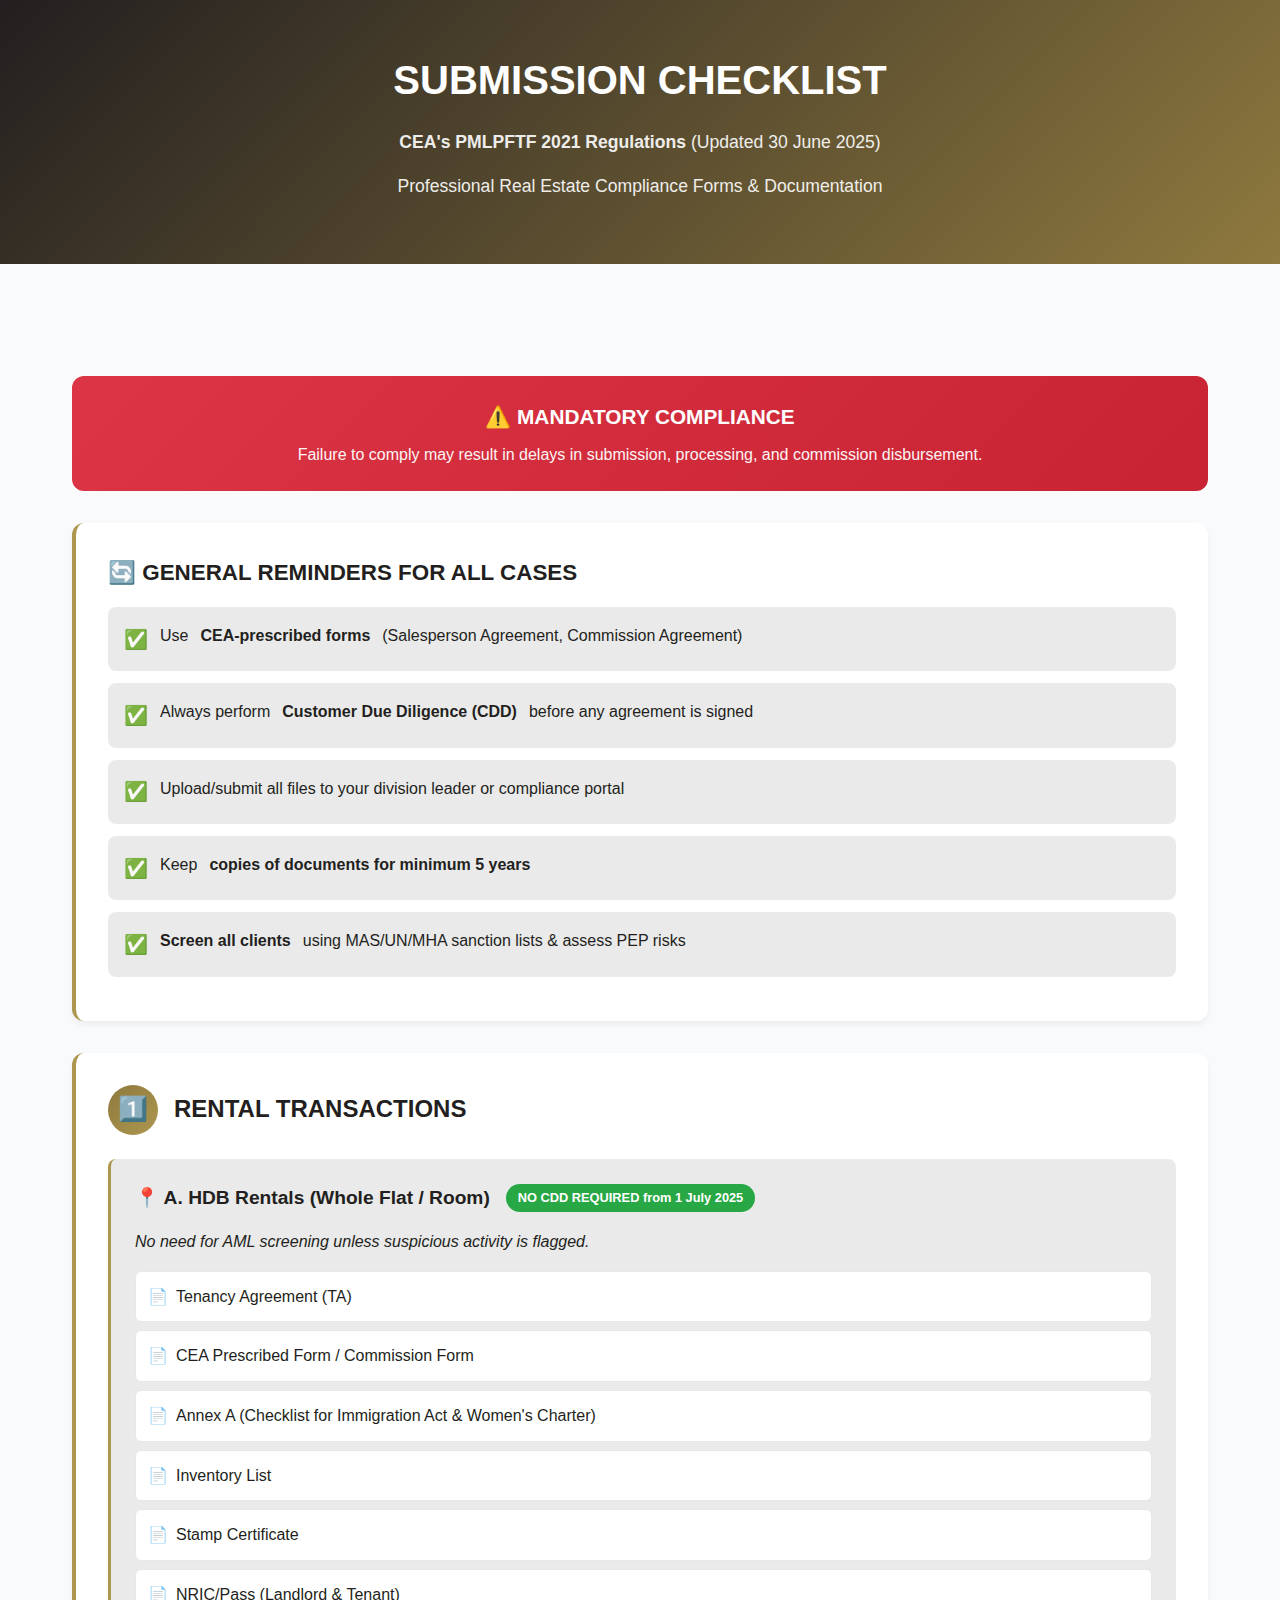
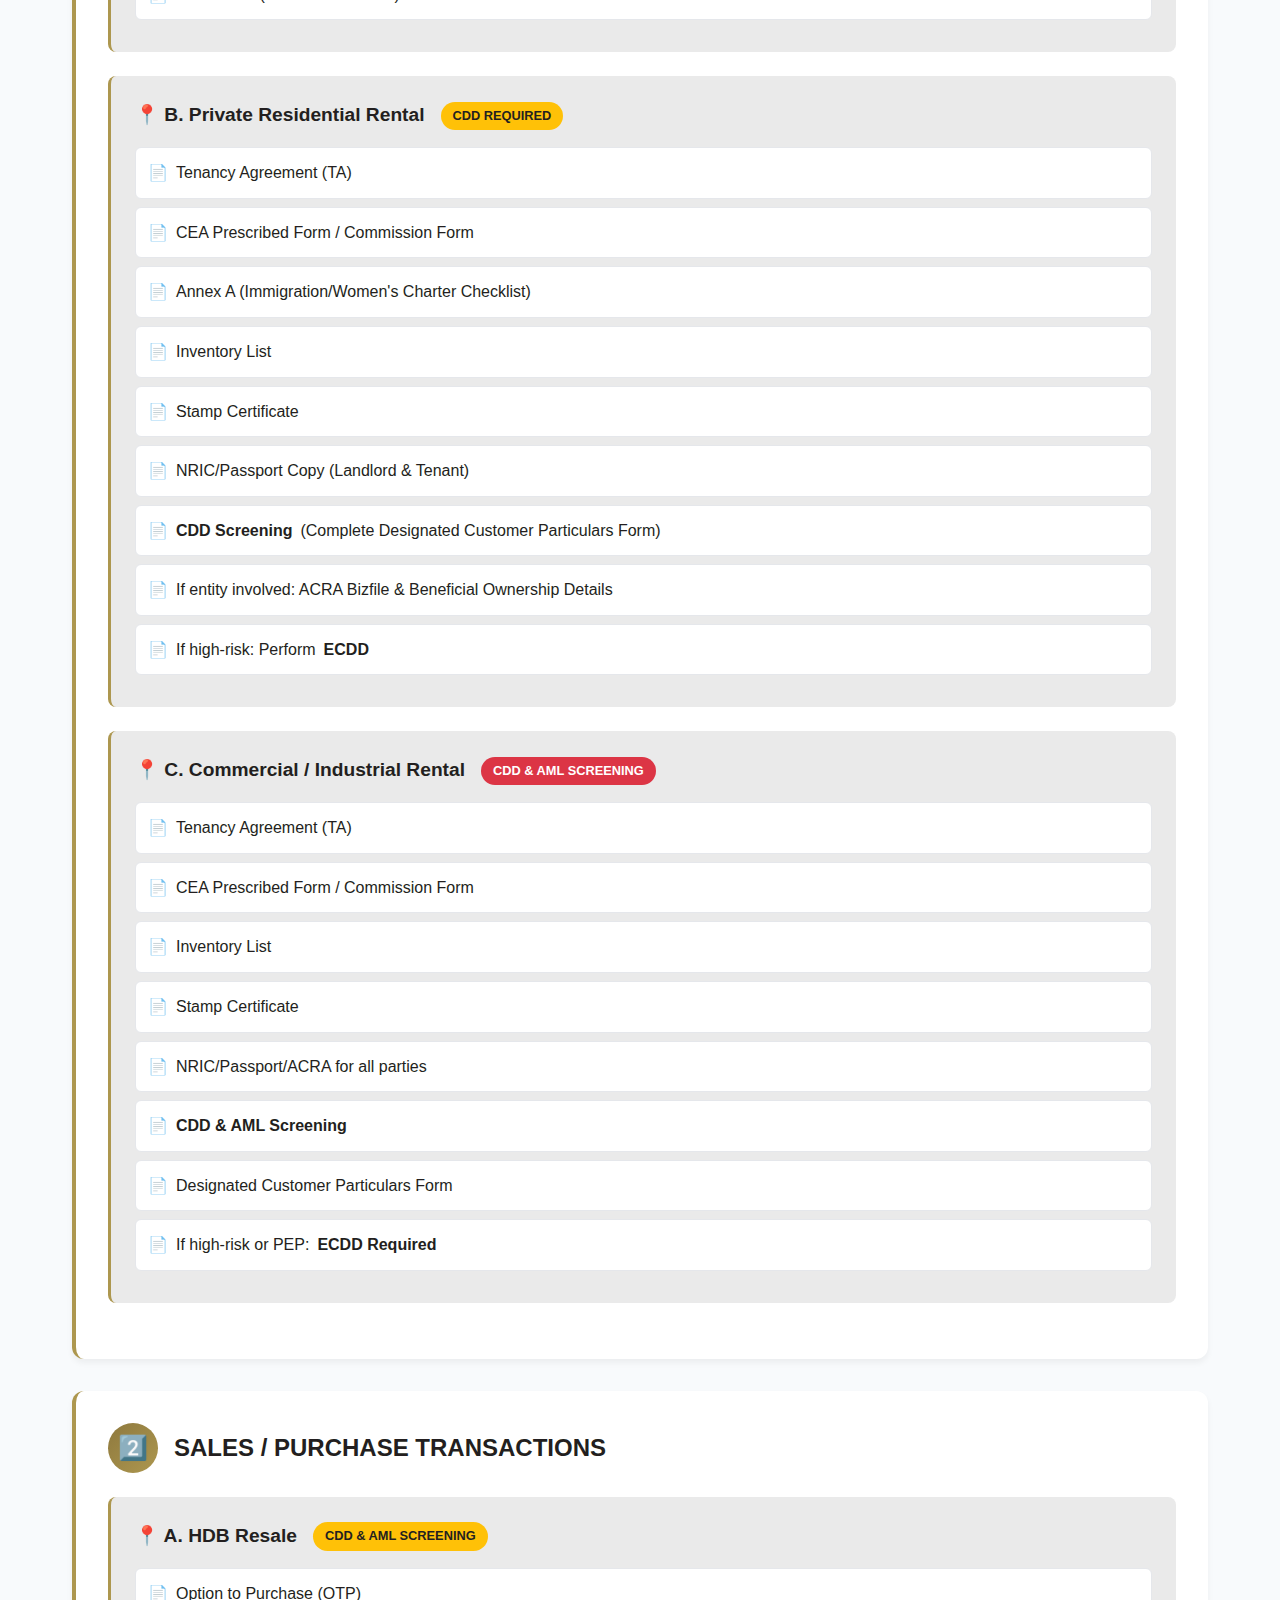
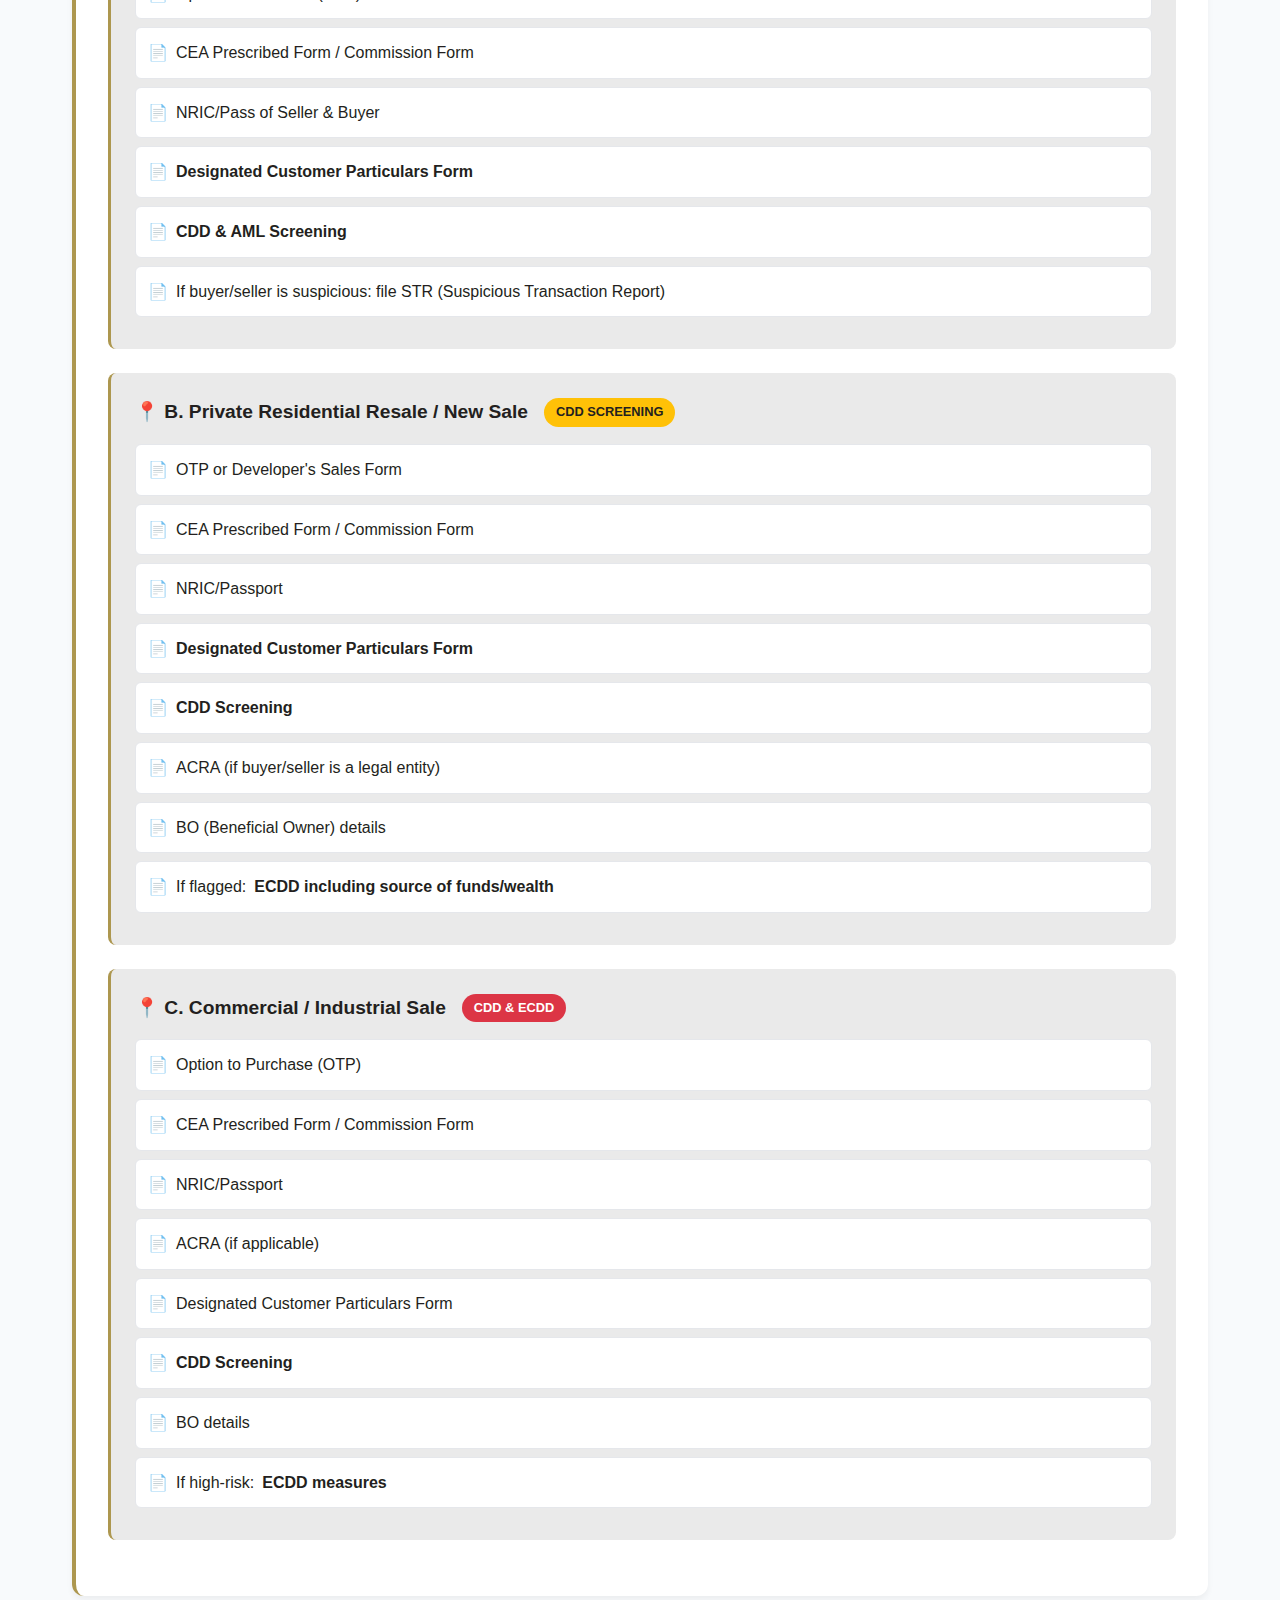
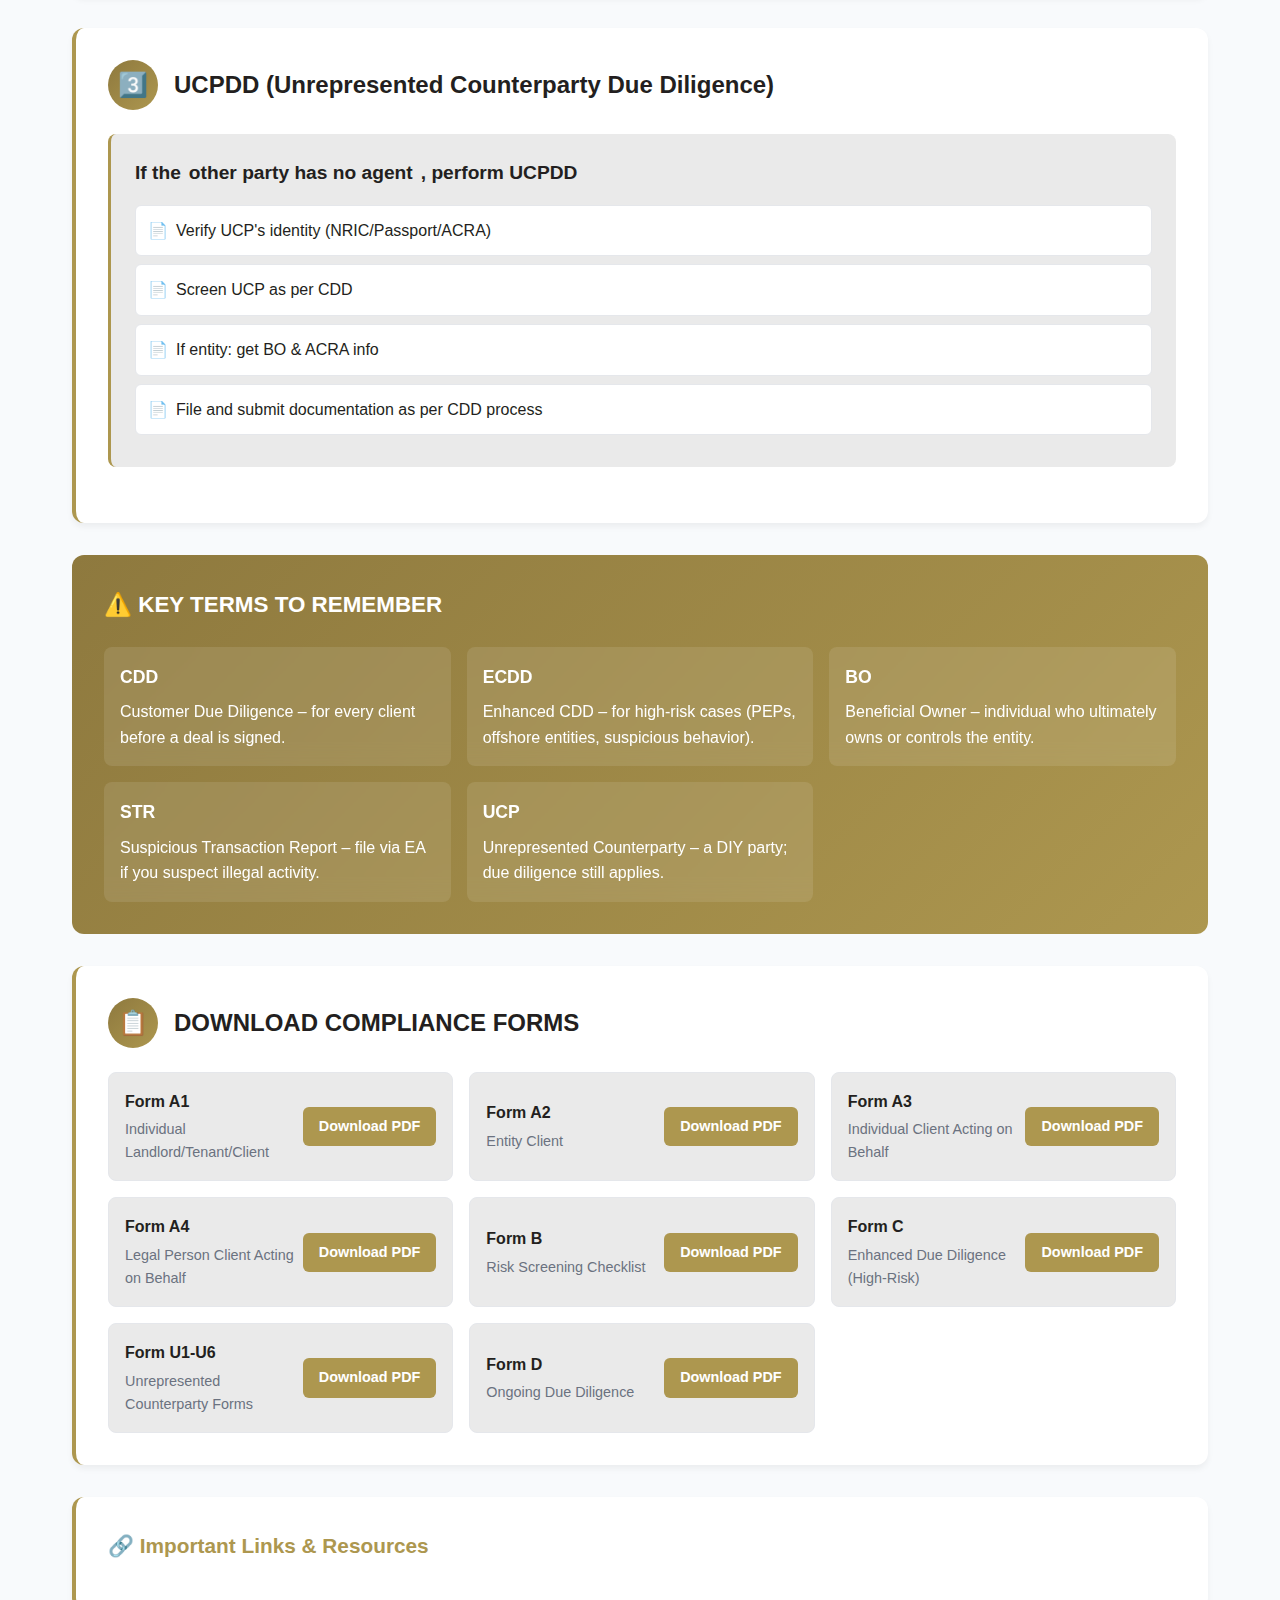
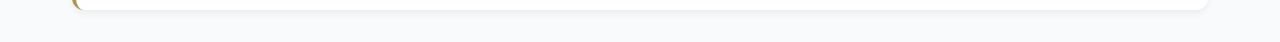
<file: checklist.html>
<!DOCTYPE html>
<html lang="en">
<head>
    <meta charset="UTF-8">
    <meta name="viewport" content="width=device-width, initial-scale=1.0">
    <title>Forms | Mindlink Groups</title>
    <meta name="description" content="Download real estate compliance forms and documents required for property transactions">
    <meta name="theme-color" content="#231F20">
    
    <!-- PWA Meta Tags -->
    <link rel="manifest" href="[data-uri]">
    
    <style>
        * {
            margin: 0;
            padding: 0;
            box-sizing: border-box;
        }

        :root {
            --primary-color: #AD974F;      /* Dark gold */
            --secondary-color: #AD974F;    /* Light gold */
            --accent-color: #AD974F;       /* Gold accent */
            --light-color: #EAEAEA;        /* Light grey */
            --dark-color: #231F20;         /* Charcoal */
            --success-color: #28a745;      /* Keep original green */
            --warning-color: #ffc107;      /* Keep original warning */
            --danger-color: #dc3545;       /* Keep original danger */
            --white: #FFFFFF;              /* Pure white */
            --gold-dark: #8E793E;          /* Team Mindlink dark gold */
            --gold: #AD974F;               /* Team Mindlink gold */
            --charcoal: #231F20;           /* Team Mindlink charcoal */
            --light-grey: #EAEAEA;         /* Team Mindlink light grey */
            --text-dark: #1f2937;
            --text-light: #6b7280;
            --background-light: #f8fafc;
            --border-light: #e5e7eb;
        }

        body {
            font-family: 'Open Sans', Helvetica, Arial, sans-serif;
            line-height: 1.6;
            color: var(--charcoal);
            background-color: var(--background-light);
        }

        /* Header Styles */
        .header {
            background: var(--white);
            box-shadow: 0 2px 10px rgba(0, 0, 0, 0.1);
            position: fixed;
            top: 0;
            left: 0;
            right: 0;
            z-index: 1000;
        }

        .nav-container {
            max-width: 1200px;
            margin: 0 auto;
            display: flex;
            justify-content: space-between;
            align-items: center;
            padding: 1rem 2rem;
        }

        .logo {
            display: flex;
            align-items: center;
            gap: 0.75rem;
            color: var(--charcoal);
            font-size: 1.5rem;
            font-weight: bold;
            text-decoration: none;
        }

        .logo-icon {
            width: 40px;
            height: 40px;
            background: linear-gradient(135deg, var(--gold-dark), var(--gold));
            border-radius: 8px;
            display: flex;
            align-items: center;
            justify-content: center;
            color: white;
            font-weight: bold;
        }

        /* Main Content */
        .main-content {
            margin-top: 80px;
            min-height: calc(100vh - 160px);
            padding: 2rem 0;
        }

        .container {
            max-width: 1200px;
            margin: 0 auto;
            padding: 0 2rem;
        }

        /* Page Header */
        .page-header {
            background: linear-gradient(135deg, var(--charcoal), var(--gold-dark));
            color: white;
            text-align: center;
            padding: 3rem 0;
            margin-bottom: 3rem;
        }

        .page-header h1 {
            font-size: 2.5rem;
            margin-bottom: 1rem;
            font-family: 'Montserrat', sans-serif;
            font-weight: 700;
            text-transform: uppercase;
        }

        .page-header p {
            font-size: 1.1rem;
            opacity: 0.9;
            margin-bottom: 1rem;
        }

        /* Compliance Alert */
        .compliance-alert {
            background: linear-gradient(135deg, var(--danger-color), #c82333);
            color: white;
            padding: 1.5rem;
            border-radius: 12px;
            margin-bottom: 2rem;
            text-align: center;
        }

        .compliance-alert h3 {
            font-size: 1.3rem;
            margin-bottom: 0.5rem;
            font-weight: 700;
        }

        .compliance-alert p {
            opacity: 0.95;
        }

        /* General Reminders */
        .general-reminders {
            background: var(--white);
            border-radius: 12px;
            padding: 2rem;
            margin-bottom: 2rem;
            box-shadow: 0 4px 6px rgba(0, 0, 0, 0.05);
            border-left: 4px solid var(--gold);
        }

        .general-reminders h3 {
            color: var(--charcoal);
            margin-bottom: 1rem;
            font-size: 1.4rem;
            display: flex;
            align-items: center;
            gap: 0.5rem;
        }

        .reminder-list {
            list-style: none;
            padding: 0;
        }

        .reminder-list li {
            background: var(--light-grey);
            margin-bottom: 0.75rem;
            padding: 1rem;
            border-radius: 8px;
            display: flex;
            align-items: flex-start;
            gap: 0.75rem;
        }

        .reminder-list li::before {
            content: "✅";
            font-size: 1.2rem;
            margin-top: 0.1rem;
        }

        /* Transaction Categories */
        .transaction-category {
            background: var(--white);
            border-radius: 12px;
            padding: 2rem;
            margin-bottom: 2rem;
            box-shadow: 0 4px 6px rgba(0, 0, 0, 0.05);
            border-left: 4px solid var(--gold);
        }

        .category-header {
            display: flex;
            align-items: center;
            gap: 1rem;
            margin-bottom: 1.5rem;
        }

        .category-number {
            width: 50px;
            height: 50px;
            background: linear-gradient(135deg, var(--gold-dark), var(--gold));
            border-radius: 50%;
            display: flex;
            align-items: center;
            justify-content: center;
            color: white;
            font-size: 1.5rem;
            font-weight: bold;
        }

        .category-title {
            color: var(--charcoal);
            font-size: 1.5rem;
            font-weight: 700;
        }

        /* Subcategories */
        .subcategory {
            background: var(--light-grey);
            border-radius: 8px;
            padding: 1.5rem;
            margin-bottom: 1.5rem;
            border-left: 3px solid var(--gold);
        }

        .subcategory h4 {
            color: var(--charcoal);
            font-size: 1.2rem;
            margin-bottom: 1rem;
            display: flex;
            align-items: center;
            gap: 0.5rem;
        }

        .cdd-status {
            display: inline-block;
            padding: 0.25rem 0.75rem;
            border-radius: 20px;
            font-size: 0.8rem;
            font-weight: 600;
            margin-left: 0.5rem;
        }

        .cdd-not-required {
            background: var(--success-color);
            color: white;
        }

        .cdd-required {
            background: var(--warning-color);
            color: var(--charcoal);
        }

        .cdd-enhanced {
            background: var(--danger-color);
            color: white;
        }

        /* Document Lists */
        .document-list {
            list-style: none;
            padding: 0;
            margin-top: 1rem;
        }

        .document-list li {
            background: var(--white);
            padding: 0.75rem;
            margin-bottom: 0.5rem;
            border-radius: 6px;
            border: 1px solid var(--border-light);
            display: flex;
            align-items: center;
            gap: 0.5rem;
        }

        .document-list li::before {
            content: "📄";
            font-size: 1rem;
        }

        /* Key Terms Section */
        .key-terms {
            background: linear-gradient(135deg, var(--gold-dark), var(--gold));
            color: white;
            border-radius: 12px;
            padding: 2rem;
            margin: 2rem 0;
        }

        .key-terms h3 {
            margin-bottom: 1.5rem;
            font-size: 1.4rem;
            display: flex;
            align-items: center;
            gap: 0.5rem;
        }

        .terms-grid {
            display: grid;
            grid-template-columns: repeat(auto-fit, minmax(300px, 1fr));
            gap: 1rem;
        }

        .term-item {
            background: rgba(255, 255, 255, 0.1);
            padding: 1rem;
            border-radius: 8px;
            backdrop-filter: blur(10px);
        }

        .term-item strong {
            display: block;
            margin-bottom: 0.5rem;
            font-size: 1.1rem;
        }

        /* Forms Section */
        .forms-category {
            background: var(--white);
            border-radius: 12px;
            padding: 2rem;
            margin-bottom: 2rem;
            box-shadow: 0 4px 6px rgba(0, 0, 0, 0.05);
            border-left: 4px solid var(--gold);
        }

        .forms-list {
            display: grid;
            grid-template-columns: repeat(auto-fit, minmax(300px, 1fr));
            gap: 1rem;
        }

        .form-item {
            background: var(--light-grey);
            border: 1px solid var(--border-light);
            border-radius: 8px;
            padding: 1rem;
            display: flex;
            justify-content: space-between;
            align-items: center;
            transition: all 0.3s ease;
        }

        .form-item:hover {
            border-color: var(--gold);
            transform: translateY(-2px);
            box-shadow: 0 4px 12px rgba(142, 121, 62, 0.1);
        }

        .form-info {
            flex: 1;
        }

        .form-name {
            font-weight: 600;
            color: var(--charcoal);
            margin-bottom: 0.25rem;
        }

        .form-description {
            font-size: 0.9rem;
            color: var(--text-light);
        }

        .download-btn {
            background: var(--gold);
            color: white;
            border: none;
            padding: 0.5rem 1rem;
            border-radius: 6px;
            cursor: pointer;
            font-size: 0.9rem;
            font-weight: 600;
            transition: background 0.3s ease;
            text-decoration: none;
            display: inline-block;
        }

        .download-btn:hover {
            background: var(--gold-dark);
        }

        /* Important Links */
        .important-links {
            background: var(--white);
            border-radius: 12px;
            padding: 2rem;
            margin-top: 2rem;
            box-shadow: 0 4px 6px rgba(0, 0, 0, 0.05);
            border-left: 4px solid var(--gold);
        }

        .important-links h3 {
            color: var(--gold);
            margin-bottom: 1rem;
            font-size: 1.3rem;
        }

        .link-item {
            display: flex;
            align-items: center;
            gap: 1rem;
            padding: 1rem;
            background: var(--light-grey);
            border-radius: 8px;
            margin-bottom: 1rem;
            text-decoration: none;
            color: var(--charcoal);
            transition: all 0.3s ease;
        }

        .link-item:hover {
            background: var(--gold);
            color: white;
            transform: translateX(5px);
        }

        .link-icon {
            width: 40px;
            height: 40px;
            background: var(--gold);
            border-radius: 8px;
            display: flex;
            align-items: center;
            justify-content: center;
            color: white;
            font-size: 1.2rem;
        }

        /* Final Notes */
        .final-notes {
            background: linear-gradient(135deg, var(--charcoal), var(--gold-dark));
            color: white;
            border-radius: 12px;
            padding: 2rem;
            margin: 2rem 0;
            text-align: center;
        }

        .final-notes h3 {
            margin-bottom: 1rem;
            font-size: 1.4rem;
        }

        .notes-list {
            list-style: none;
            padding: 0;
            text-align: left;
            max-width: 600px;
            margin: 0 auto;
        }

        .notes-list li {
            background: rgba(255, 255, 255, 0.1);
            margin-bottom: 0.75rem;
            padding: 1rem;
            border-radius: 8px;
            display: flex;
            align-items: flex-start;
            gap: 0.75rem;
        }

        /* Footer */
        .footer {
            background: var(--charcoal);
            color: white;
            text-align: center;
            padding: 2rem 0;
            margin-top: 3rem;
        }

        /* Mobile Styles */
        @media (max-width: 768px) {
            .nav-container {
                padding: 1rem;
            }

            .container {
                padding: 0 1rem;
            }

            .page-header h1 {
                font-size: 2rem;
            }

            .forms-list {
                grid-template-columns: 1fr;
            }

            .form-item {
                flex-direction: column;
                align-items: flex-start;
                gap: 1rem;
            }

            .terms-grid {
                grid-template-columns: 1fr;
            }
        }
    </style>
</head>
<body>
    <!-- Header -->
    
    <!-- Page Header -->
    <div class="page-header">
        <div class="container">
            <h1>Submission Checklist</h1>
            <p><strong>CEA's PMLPFTF 2021 Regulations</strong> (Updated 30 June 2025)</p>
            <p>Professional Real Estate Compliance Forms & Documentation</p>
        </div>
    </div>

    <!-- Main Content -->
    <main class="main-content">
        <div class="container">
            
            <!-- Compliance Alert -->
            <div class="compliance-alert">
                <h3>⚠️ MANDATORY COMPLIANCE</h3>
                <p>Failure to comply may result in delays in submission, processing, and commission disbursement.</p>
            </div>

            <!-- General Reminders -->
            <div class="general-reminders">
                <h3>🔄 GENERAL REMINDERS FOR ALL CASES</h3>
                <ul class="reminder-list">
                    <li>Use <strong>CEA-prescribed forms</strong> (Salesperson Agreement, Commission Agreement)</li>
                    <li>Always perform <strong>Customer Due Diligence (CDD)</strong> before any agreement is signed</li>
                    <li>Upload/submit all files to your division leader or compliance portal</li>
                    <li>Keep <strong>copies of documents for minimum 5 years</strong></li>
                    <li><strong>Screen all clients</strong> using MAS/UN/MHA sanction lists & assess PEP risks</li>
                </ul>
            </div>

            <!-- Rental Transactions -->
            <div class="transaction-category">
                <div class="category-header">
                    <div class="category-number">1️⃣</div>
                    <h2 class="category-title">RENTAL TRANSACTIONS</h2>
                </div>

                <!-- HDB Rentals -->
                <div class="subcategory">
                    <h4>📍 A. HDB Rentals (Whole Flat / Room) <span class="cdd-status cdd-not-required">NO CDD REQUIRED from 1 July 2025</span></h4>
                    <p><em>No need for AML screening unless suspicious activity is flagged.</em></p>
                    <ul class="document-list">
                        <li>Tenancy Agreement (TA)</li>
                        <li>CEA Prescribed Form / Commission Form</li>
                        <li>Annex A (Checklist for Immigration Act & Women's Charter)</li>
                        <li>Inventory List</li>
                        <li>Stamp Certificate</li>
                        <li>NRIC/Pass (Landlord & Tenant)</li>
                    </ul>
                </div>

                <!-- Private Residential Rental -->
                <div class="subcategory">
                    <h4>📍 B. Private Residential Rental <span class="cdd-status cdd-required">CDD REQUIRED</span></h4>
                    <ul class="document-list">
                        <li>Tenancy Agreement (TA)</li>
                        <li>CEA Prescribed Form / Commission Form</li>
                        <li>Annex A (Immigration/Women's Charter Checklist)</li>
                        <li>Inventory List</li>
                        <li>Stamp Certificate</li>
                        <li>NRIC/Passport Copy (Landlord & Tenant)</li>
                        <li><strong>CDD Screening</strong> (Complete Designated Customer Particulars Form)</li>
                        <li>If entity involved: ACRA Bizfile & Beneficial Ownership Details</li>
                        <li>If high-risk: Perform <strong>ECDD</strong></li>
                    </ul>
                </div>

                <!-- Commercial/Industrial Rental -->
                <div class="subcategory">
                    <h4>📍 C. Commercial / Industrial Rental <span class="cdd-status cdd-enhanced">CDD & AML SCREENING</span></h4>
                    <ul class="document-list">
                        <li>Tenancy Agreement (TA)</li>
                        <li>CEA Prescribed Form / Commission Form</li>
                        <li>Inventory List</li>
                        <li>Stamp Certificate</li>
                        <li>NRIC/Passport/ACRA for all parties</li>
                        <li><strong>CDD & AML Screening</strong></li>
                        <li>Designated Customer Particulars Form</li>
                        <li>If high-risk or PEP: <strong>ECDD Required</strong></li>
                    </ul>
                </div>
            </div>

            <!-- Sales/Purchase Transactions -->
            <div class="transaction-category">
                <div class="category-header">
                    <div class="category-number">2️⃣</div>
                    <h2 class="category-title">SALES / PURCHASE TRANSACTIONS</h2>
                </div>

                <!-- HDB Resale -->
                <div class="subcategory">
                    <h4>📍 A. HDB Resale <span class="cdd-status cdd-required">CDD & AML SCREENING</span></h4>
                    <ul class="document-list">
                        <li>Option to Purchase (OTP)</li>
                        <li>CEA Prescribed Form / Commission Form</li>
                        <li>NRIC/Pass of Seller & Buyer</li>
                        <li><strong>Designated Customer Particulars Form</strong></li>
                        <li><strong>CDD & AML Screening</strong></li>
                        <li>If buyer/seller is suspicious: file STR (Suspicious Transaction Report)</li>
                    </ul>
                </div>

                <!-- Private Residential -->
                <div class="subcategory">
                    <h4>📍 B. Private Residential Resale / New Sale <span class="cdd-status cdd-required">CDD SCREENING</span></h4>
                    <ul class="document-list">
                        <li>OTP or Developer's Sales Form</li>
                        <li>CEA Prescribed Form / Commission Form</li>
                        <li>NRIC/Passport</li>
                        <li><strong>Designated Customer Particulars Form</strong></li>
                        <li><strong>CDD Screening</strong></li>
                        <li>ACRA (if buyer/seller is a legal entity)</li>
                        <li>BO (Beneficial Owner) details</li>
                        <li>If flagged: <strong>ECDD including source of funds/wealth</strong></li>
                    </ul>
                </div>

                <!-- Commercial/Industrial Sale -->
                <div class="subcategory">
                    <h4>📍 C. Commercial / Industrial Sale <span class="cdd-status cdd-enhanced">CDD & ECDD</span></h4>
                    <ul class="document-list">
                        <li>Option to Purchase (OTP)</li>
                        <li>CEA Prescribed Form / Commission Form</li>
                        <li>NRIC/Passport</li>
                        <li>ACRA (if applicable)</li>
                        <li>Designated Customer Particulars Form</li>
                        <li><strong>CDD Screening</strong></li>
                        <li>BO details</li>
                        <li>If high-risk: <strong>ECDD measures</strong></li>
                    </ul>
                </div>
            </div>

            <!-- UCPDD -->
            <div class="transaction-category">
                <div class="category-header">
                    <div class="category-number">3️⃣</div>
                    <h2 class="category-title">UCPDD (Unrepresented Counterparty Due Diligence)</h2>
                </div>

                <div class="subcategory">
                    <h4>If the <strong>other party has no agent</strong>, perform UCPDD</h4>
                    <ul class="document-list">
                        <li>Verify UCP's identity (NRIC/Passport/ACRA)</li>
                        <li>Screen UCP as per CDD</li>
                        <li>If entity: get BO & ACRA info</li>
                        <li>File and submit documentation as per CDD process</li>
                    </ul>
                </div>
            </div>

            <!-- Key Terms -->
            <div class="key-terms">
                <h3>⚠️ KEY TERMS TO REMEMBER</h3>
                <div class="terms-grid">
                    <div class="term-item">
                        <strong>CDD</strong>
                        Customer Due Diligence – for every client before a deal is signed.
                    </div>
                    <div class="term-item">
                        <strong>ECDD</strong>
                        Enhanced CDD – for high-risk cases (PEPs, offshore entities, suspicious behavior).
                    </div>
                    <div class="term-item">
                        <strong>BO</strong>
                        Beneficial Owner – individual who ultimately owns or controls the entity.
                    </div>
                    <div class="term-item">
                        <strong>STR</strong>
                        Suspicious Transaction Report – file via EA if you suspect illegal activity.
                    </div>
                    <div class="term-item">
                        <strong>UCP</strong>
                        Unrepresented Counterparty – a DIY party; due diligence still applies.
                    </div>
                </div>
            </div>

            <!-- Forms Download Section -->
            <div class="forms-category">
                <div class="category-header">
                    <div class="category-number">📋</div>
                    <h2 class="category-title">DOWNLOAD COMPLIANCE FORMS</h2>
                </div>

                <div class="forms-list">
                    <div class="form-item">
                        <div class="form-info">
                            <div class="form-name">Form A1</div>
                            <div class="form-description">Individual Landlord/Tenant/Client</div>
                        </div>
                        <a href="https://teammindlink2025.github.io/assets/formA1.pdf" target="_blank" class="download-btn">Download PDF</a>
                    </div>
                    <div class="form-item">
                        <div class="form-info">
                            <div class="form-name">Form A2</div>
                            <div class="form-description">Entity Client</div>
                        </div>
                        <a href="https://teammindlink2025.github.io/assets/formA1.pdf" target="_blank" class="download-btn">Download PDF</a>
                    </div>
                    <div class="form-item">
                        <div class="form-info">
                            <div class="form-name">Form A3</div>
                            <div class="form-description">Individual Client Acting on Behalf</div>
                        </div>
                        <a href="https://teammindlink2025.github.io/assets/formA1.pdf" target="_blank" class="download-btn">Download PDF</a>
                    </div>
                    <div class="form-item">
                        <div class="form-info">
                            <div class="form-name">Form A4</div>
                            <div class="form-description">Legal Person Client Acting on Behalf</div>
                        </div>
                        <a href="https://teammindlink2025.github.io/assets/formA1.pdf" target="_blank" class="download-btn">Download PDF</a>
                    </div>
                    <div class="form-item">
                        <div class="form-info">
                            <div class="form-name">Form B</div>
                            <div class="form-description">Risk Screening Checklist</div>
                        </div>
                        <a href="https://teammindlink2025.github.io/assets/formA1.pdf" target="_blank" class="download-btn">Download PDF</a>
                    </div>
                    <div class="form-item">
                        <div class="form-info">
                            <div class="form-name">Form C</div>
                            <div class="form-description">Enhanced Due Diligence (High-Risk)</div>
                        </div>
                        <a href="https://teammindlink2025.github.io/assets/formA1.pdf" target="_blank" class="download-btn">Download PDF</a>
                    </div>
                    <div class="form-item">
                        <div class="form-info">
                            <div class="form-name">Form U1-U6</div>
                            <div class="form-description">Unrepresented Counterparty Forms</div>
                        </div>
                        <a href="https://teammindlink2025.github.io/assets/formA1.pdf" target="_blank" class="download-btn">Download PDF</a>
                    </div>
                    <div class="form-item">
                        <div class="form-info">
                            <div class="form-name">Form D</div>
                            <div class="form-description">Ongoing Due Diligence</div>
                        </div>
                        <a href="https://teammindlink2025.github.io/assets/formA1.pdf" target="_blank" class="download-btn">Download PDF</a>
                    </div>
                </div>
            </div>

            <!-- Important Links -->
            <div class="important-links">
                <h3>🔗 Important Links & Resources</h3>
                
                <a href="https://eservices1.police.gov.sg/phub/e
</file>
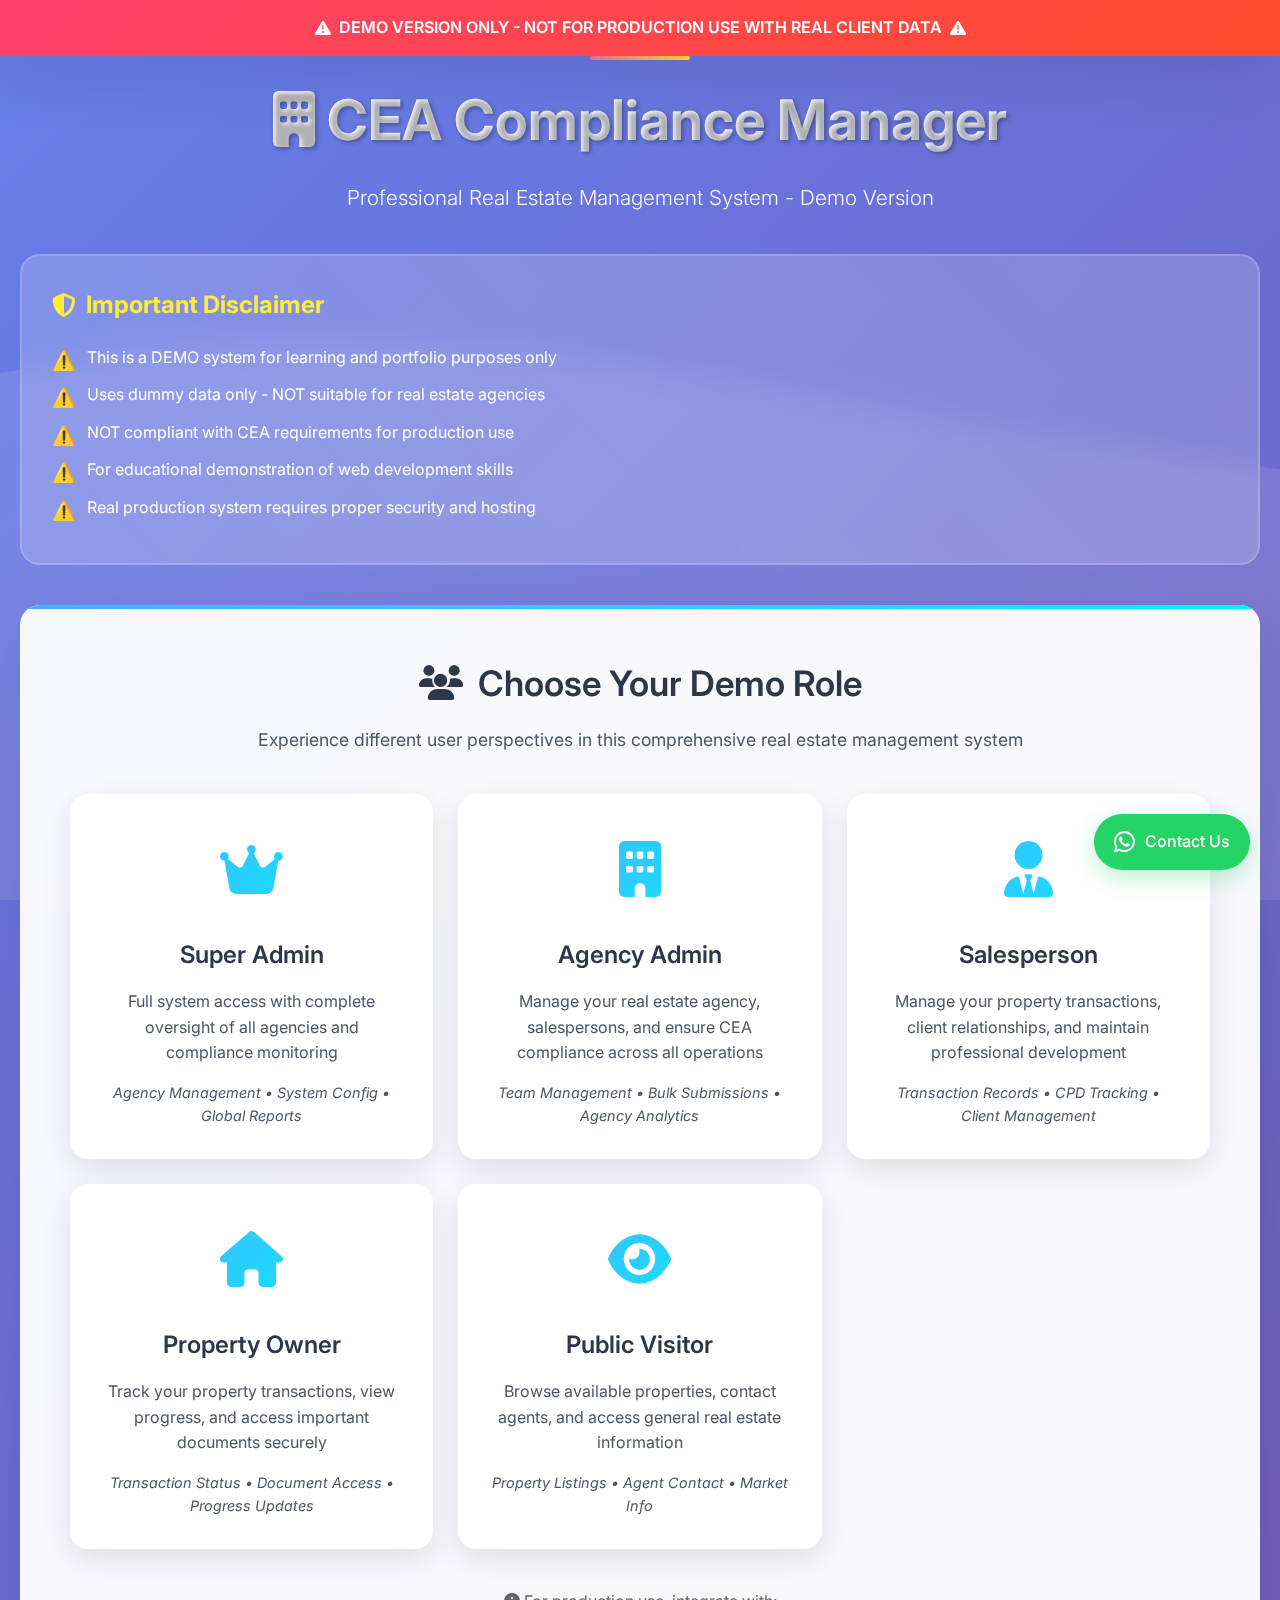
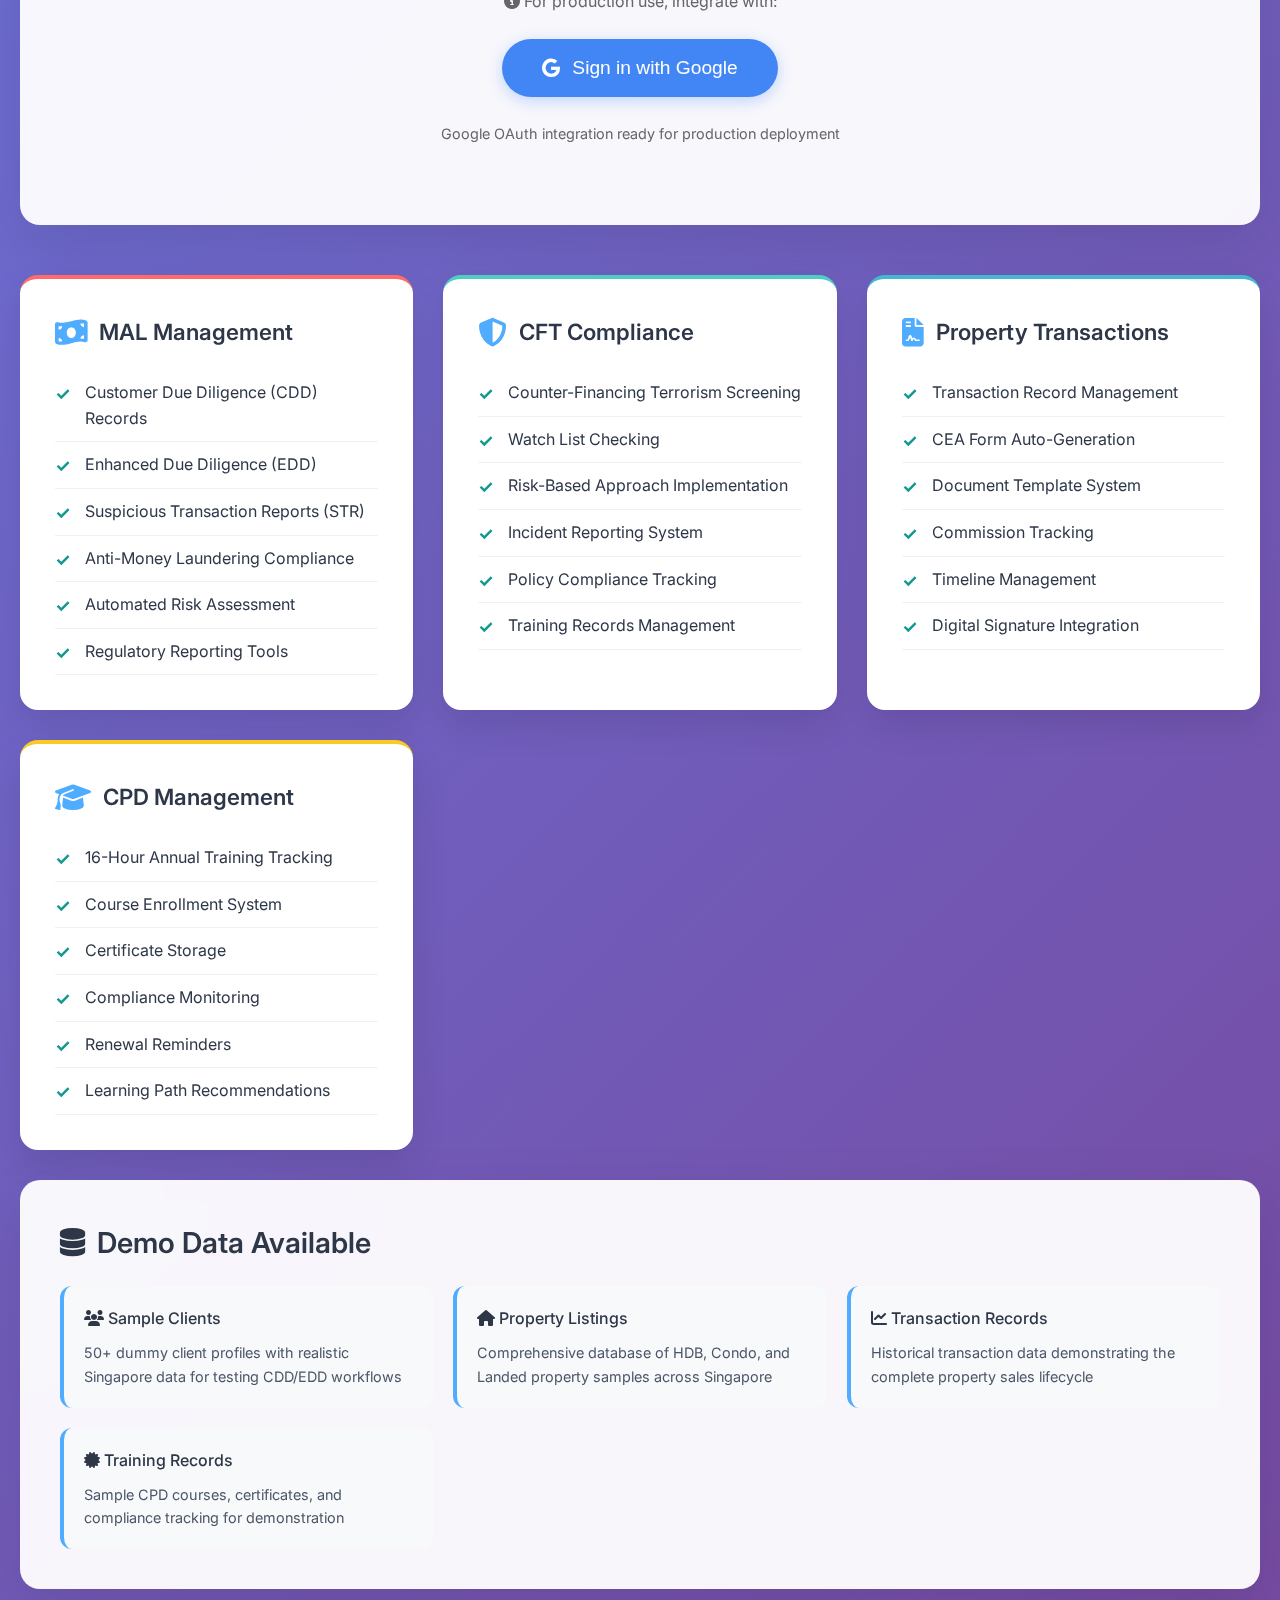
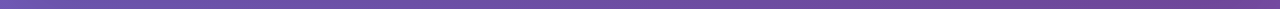
<file: cI.html>
<!DOCTYPE html>
<html lang="en">
<head>
    <meta charset="UTF-8">
    <meta name="viewport" content="width=device-width, initial-scale=1.0">
    <title>CEA Compliance Management Demo - Singapore Real Estate</title>
    <script src="https://accounts.google.com/gsi/client" async defer></script>
    <link rel="stylesheet" href="https://cdnjs.cloudflare.com/ajax/libs/font-awesome/6.4.0/css/all.min.css">
    <link href="https://fonts.googleapis.com/css2?family=Inter:wght@300;400;500;600;700&display=swap" rel="stylesheet">
    <style>
        :root {
            --primary-gradient: linear-gradient(135deg, #667eea 0%, #764ba2 100%);
            --secondary-gradient: linear-gradient(135deg, #4facfe 0%, #00f2fe 100%);
            --accent-gradient: linear-gradient(135deg, #fa709a 0%, #fee140 100%);
            --danger-gradient: linear-gradient(135deg, #ff416c 0%, #ff4b2b 100%);
            --success-gradient: linear-gradient(135deg, #11998e 0%, #38ef7d 100%);
            --warning-gradient: linear-gradient(135deg, #f093fb 0%, #f5576c 100%);
            --card-shadow: 0 20px 60px rgba(0,0,0,0.1);
            --card-hover-shadow: 0 30px 80px rgba(0,0,0,0.15);
            --text-dark: #2d3748;
            --text-light: #4a5568;
            --border-radius: 20px;
        }

        * {
            margin: 0;
            padding: 0;
            box-sizing: border-box;
        }
        
        body {
            font-family: 'Inter', -apple-system, BlinkMacSystemFont, sans-serif;
            background: var(--primary-gradient);
            min-height: 100vh;
            line-height: 1.6;
            color: var(--text-dark);
        }

        /* Animated Background */
        body::before {
            content: '';
            position: fixed;
            top: 0;
            left: 0;
            width: 100%;
            height: 100%;
            background: url('data:image/svg+xml,<svg xmlns="http://www.w3.org/2000/svg" viewBox="0 0 1440 320"><path fill="%23ffffff" fill-opacity="0.1" d="M0,96L48,112C96,128,192,160,288,160C384,160,480,128,576,122.7C672,117,768,139,864,154.7C960,171,1056,181,1152,165.3C1248,149,1344,107,1392,85.3L1440,64L1440,320L1392,320C1344,320,1248,320,1152,320C1056,320,960,320,864,320C768,320,672,320,576,320C480,320,384,320,288,320C192,320,96,320,48,320L0,320Z"></path></svg>') no-repeat bottom;
            background-size: cover;
            z-index: -1;
            animation: float 20s ease-in-out infinite;
        }

        @keyframes float {
            0%, 100% { transform: translateY(0px); }
            50% { transform: translateY(-20px); }
        }

        .warning-banner {
            background: var(--danger-gradient);
            color: white;
            padding: 15px;
            text-align: center;
            font-weight: 600;
            position: sticky;
            top: 0;
            z-index: 1000;
            box-shadow: var(--card-shadow);
            backdrop-filter: blur(10px);
        }

        .warning-banner .blink {
            animation: blink 1.5s infinite;
            display: inline-flex;
            align-items: center;
            gap: 8px;
        }

        @keyframes blink {
            0%, 50% { opacity: 1; }
            51%, 100% { opacity: 0.7; }
        }

        .container {
            max-width: 1400px;
            margin: 0 auto;
            padding: 20px;
        }

        .header {
            text-align: center;
            color: white;
            margin-bottom: 40px;
            position: relative;
        }

        .header::before {
            content: '';
            position: absolute;
            top: -20px;
            left: 50%;
            transform: translateX(-50%);
            width: 100px;
            height: 4px;
            background: var(--accent-gradient);
            border-radius: 2px;
        }

        .header h1 {
            font-size: 3.5rem;
            margin-bottom: 15px;
            font-weight: 700;
            background: linear-gradient(45deg, #fff, #f0f8ff);
            background-clip: text;
            -webkit-background-clip: text;
            -webkit-text-fill-color: transparent;
            text-shadow: 2px 2px 4px rgba(0,0,0,0.3);
            animation: slideInDown 1s ease-out;
        }

        .header p {
            font-size: 1.3rem;
            opacity: 0.95;
            font-weight: 300;
            animation: slideInUp 1s ease-out;
        }

        @keyframes slideInDown {
            from { opacity: 0; transform: translateY(-30px); }
            to { opacity: 1; transform: translateY(0); }
        }

        @keyframes slideInUp {
            from { opacity: 0; transform: translateY(30px); }
            to { opacity: 1; transform: translateY(0); }
        }

        .disclaimer {
            background: rgba(255, 255, 255, 0.15);
            backdrop-filter: blur(15px);
            border: 2px solid rgba(255, 255, 255, 0.2);
            border-radius: var(--border-radius);
            padding: 30px;
            margin-bottom: 40px;
            color: white;
            position: relative;
            overflow: hidden;
        }

        .disclaimer::before {
            content: '';
            position: absolute;
            top: -50%;
            left: -50%;
            width: 200%;
            height: 200%;
            background: linear-gradient(45deg, transparent, rgba(255,255,255,0.05), transparent);
            animation: shimmer 3s infinite;
        }

        @keyframes shimmer {
            0% { transform: translateX(-100%) translateY(-100%) rotate(45deg); }
            100% { transform: translateX(100%) translateY(100%) rotate(45deg); }
        }

        .disclaimer h3 {
            color: #ffeb3b;
            margin-bottom: 20px;
            font-size: 1.5rem;
            display: flex;
            align-items: center;
            gap: 10px;
            position: relative;
            z-index: 1;
        }

        .disclaimer ul {
            list-style: none;
            padding-left: 0;
            position: relative;
            z-index: 1;
        }

        .disclaimer li {
            margin-bottom: 12px;
            padding-left: 35px;
            position: relative;
            font-weight: 400;
        }

        .disclaimer li::before {
            content: "⚠️";
            position: absolute;
            left: 0;
            font-size: 1.2rem;
        }

        .auth-section {
            background: rgba(255, 255, 255, 0.95);
            backdrop-filter: blur(20px);
            border-radius: var(--border-radius);
            padding: 50px;
            box-shadow: var(--card-shadow);
            margin-bottom: 40px;
            position: relative;
            overflow: hidden;
        }

        .auth-section::before {
            content: '';
            position: absolute;
            top: 0;
            left: 0;
            width: 100%;
            height: 4px;
            background: var(--secondary-gradient);
        }

        .demo-login {
            text-align: center;
            margin-bottom: 40px;
        }

        .demo-login h2 {
            color: var(--text-dark);
            margin-bottom: 15px;
            font-size: 2.2rem;
            font-weight: 600;
            display: flex;
            align-items: center;
            justify-content: center;
            gap: 15px;
        }

        .demo-login p {
            color: var(--text-light);
            font-size: 1.1rem;
            margin-bottom: 30px;
        }

        .user-roles {
            display: grid;
            grid-template-columns: repeat(auto-fit, minmax(320px, 1fr));
            gap: 25px;
            margin-bottom: 40px;
        }

        .role-card {
            background: white;
            padding: 30px;
            border-radius: 18px;
            text-align: center;
            cursor: pointer;
            transition: all 0.4s cubic-bezier(0.175, 0.885, 0.32, 1.275);
            position: relative;
            overflow: hidden;
            border: 2px solid transparent;
            box-shadow: 0 10px 30px rgba(0,0,0,0.1);
        }

        .role-card::before {
            content: '';
            position: absolute;
            top: 0;
            left: 0;
            width: 100%;
            height: 100%;
            background: var(--secondary-gradient);
            opacity: 0;
            transition: opacity 0.3s ease;
            z-index: 0;
        }

        .role-card:hover::before {
            opacity: 1;
        }

        .role-card:hover {
            transform: translateY(-10px) scale(1.03);
            box-shadow: var(--card-hover-shadow);
            border-color: rgba(79, 172, 254, 0.3);
        }

        .role-card:hover * {
            color: white !important;
            z-index: 1;
            position: relative;
        }

        .role-card .icon {
            font-size: 3.5rem;
            margin-bottom: 20px;
            background: var(--secondary-gradient);
            background-clip: text;
            -webkit-background-clip: text;
            -webkit-text-fill-color: transparent;
            transition: all 0.3s ease;
            position: relative;
            z-index: 1;
        }

        .role-card h3 {
            margin-bottom: 15px;
            font-size: 1.5rem;
            color: var(--text-dark);
            font-weight: 600;
            position: relative;
            z-index: 1;
        }

        .role-card p {
            font-size: 1rem;
            color: var(--text-light);
            line-height: 1.6;
            margin-bottom: 15px;
            position: relative;
            z-index: 1;
        }

        .role-card .features {
            font-size: 0.9rem;
            color: var(--text-light);
            font-style: italic;
            position: relative;
            z-index: 1;
        }

        .google-signin {
            background: #4285f4;
            color: white;
            border: none;
            padding: 18px 40px;
            border-radius: 50px;
            font-size: 1.2rem;
            font-weight: 500;
            cursor: pointer;
            display: flex;
            align-items: center;
            justify-content: center;
            gap: 12px;
            margin: 25px auto;
            transition: all 0.3s ease;
            text-decoration: none;
            max-width: 320px;
            box-shadow: 0 4px 15px rgba(66, 133, 244, 0.3);
            position: relative;
            overflow: hidden;
        }

        .google-signin::before {
            content: '';
            position: absolute;
            top: 0;
            left: -100%;
            width: 100%;
            height: 100%;
            background: linear-gradient(90deg, transparent, rgba(255,255,255,0.2), transparent);
            transition: left 0.5s;
        }

        .google-signin:hover::before {
            left: 100%;
        }

        .google-signin:hover {
            background: #357ae8;
            transform: translateY(-3px);
            box-shadow: 0 8px 25px rgba(66, 133, 244, 0.4);
        }

        .features-grid {
            display: grid;
            grid-template-columns: repeat(auto-fit, minmax(350px, 1fr));
            gap: 30px;
            margin-top: 50px;
        }

        .feature-card {
            background: white;
            padding: 35px;
            border-radius: 18px;
            box-shadow: 0 15px 35px rgba(0,0,0,0.1);
            transition: all 0.3s ease;
            position: relative;
            overflow: hidden;
            border-top: 4px solid transparent;
        }

        .feature-card:nth-child(1) { border-top-color: #ff6b6b; }
        .feature-card:nth-child(2) { border-top-color: #4ecdc4; }
        .feature-card:nth-child(3) { border-top-color: #45b7d1; }
        .feature-card:nth-child(4) { border-top-color: #f9ca24; }

        .feature-card:hover {
            transform: translateY(-8px);
            box-shadow: 0 25px 50px rgba(0,0,0,0.15);
        }

        .feature-card h3 {
            color: var(--text-dark);
            margin-bottom: 20px;
            font-size: 1.4rem;
            font-weight: 600;
            display: flex;
            align-items: center;
            gap: 12px;
        }

        .feature-card .feature-icon {
            font-size: 1.8rem;
            color: #4facfe;
        }

        .feature-card ul {
            list-style: none;
            padding: 0;
        }

        .feature-card li {
            padding: 10px 0;
            border-bottom: 1px solid #f1f1f1;
            position: relative;
            padding-left: 30px;
            font-weight: 400;
            transition: all 0.2s ease;
        }

        .feature-card li:hover {
            background: #f8f9fa;
            padding-left: 35px;
        }

        .feature-card li::before {
            content: "✓";
            position: absolute;
            left: 0;
            color: #11998e;
            font-weight: bold;
            font-size: 1.1rem;
        }

        .demo-data-section {
            background: rgba(255, 255, 255, 0.95);
            backdrop-filter: blur(20px);
            border-radius: var(--border-radius);
            padding: 40px;
            margin-top: 30px;
            box-shadow: var(--card-shadow);
        }

        .demo-data-section h3 {
            color: var(--text-dark);
            margin-bottom: 20px;
            font-size: 1.8rem;
            font-weight: 600;
            display: flex;
            align-items: center;
            gap: 12px;
        }

        .demo-grid {
            display: grid;
            grid-template-columns: repeat(auto-fit, minmax(280px, 1fr));
            gap: 20px;
            margin-top: 20px;
        }

        .demo-item {
            background: #f8f9fa;
            padding: 20px;
            border-radius: 12px;
            border-left: 4px solid #4facfe;
        }

        .demo-item h4 {
            color: var(--text-dark);
            margin-bottom: 10px;
            font-weight: 500;
        }

        .demo-item p {
            color: var(--text-light);
            font-size: 0.9rem;
        }

        /* WhatsApp Float Button */
        .whatsapp-float {
            position: fixed;
            bottom: 30px;
            right: 30px;
            background: #25d366;
            color: white;
            border-radius: 50px;
            padding: 15px 20px;
            box-shadow: 0 8px 25px rgba(37, 211, 102, 0.3);
            cursor: pointer;
            transition: all 0.3s ease;
            z-index: 1000;
            display: flex;
            align-items: center;
            gap: 10px;
            font-weight: 500;
            text-decoration: none;
            animation: pulse 2s infinite;
        }

        .whatsapp-float:hover {
            background: #128c7e;
            transform: translateY(-3px);
            box-shadow: 0 12px 35px rgba(37, 211, 102, 0.4);
            color: white;
            text-decoration: none;
        }

        .whatsapp-float i {
            font-size: 1.5rem;
        }

        @keyframes pulse {
            0% { box-shadow: 0 8px 25px rgba(37, 211, 102, 0.3); }
            50% { box-shadow: 0 8px 25px rgba(37, 211, 102, 0.6); }
            100% { box-shadow: 0 8px 25px rgba(37, 211, 102, 0.3); }
        }

        /* Responsive Design */
        @media (max-width: 768px) {
            .header h1 { font-size: 2.5rem; }
            .header p { font-size: 1.1rem; }
            .container { padding: 15px; }
            .auth-section { padding: 30px; }
            .user-roles { grid-template-columns: 1fr; }
            .features-grid { grid-template-columns: 1fr; }
            .whatsapp-float span { display: none; }
            .whatsapp-float { padding: 15px; border-radius: 50%; }
        }

        /* Loading Animation */
        .loading {
            display: inline-block;
            width: 20px;
            height: 20px;
            border: 2px solid #f3f3f3;
            border-top: 2px solid #4285f4;
            border-radius: 50%;
            animation: spin 1s linear infinite;
        }

        @keyframes spin {
            0% { transform: rotate(0deg); }
            100% { transform: rotate(360deg); }
        }

        /* Success Message */
        .success-message {
            background: var(--success-gradient);
            color: white;
            padding: 15px;
            border-radius: 10px;
            margin-top: 20px;
            display: none;
            animation: slideInUp 0.5s ease;
        }
    </style>
</head>
<body>
    <!-- Warning Banner -->
    <div class="warning-banner">
        <div class="blink">
            <i class="fas fa-exclamation-triangle"></i>
            DEMO VERSION ONLY - NOT FOR PRODUCTION USE WITH REAL CLIENT DATA
            <i class="fas fa-exclamation-triangle"></i>
        </div>
    </div>

    <div class="container">
        <!-- Header -->
        <header class="header">
            <h1><i class="fas fa-building"></i> CEA Compliance Manager</h1>
            <p>Professional Real Estate Management System - Demo Version</p>
        </header>

        <!-- Disclaimer -->
        <div class="disclaimer">
            <h3><i class="fas fa-shield-alt"></i> Important Disclaimer</h3>
            <ul>
                <li>This is a DEMO system for learning and portfolio purposes only</li>
                <li>Uses dummy data only - NOT suitable for real estate agencies</li>
                <li>NOT compliant with CEA requirements for production use</li>
                <li>For educational demonstration of web development skills</li>
                <li>Real production system requires proper security and hosting</li>
            </ul>
        </div>

        <!-- Authentication Section -->
        <div class="auth-section">
            <div class="demo-login">
                <h2><i class="fas fa-users"></i> Choose Your Demo Role</h2>
                <p>Experience different user perspectives in this comprehensive real estate management system</p>
            </div>

            <!-- User Roles -->
            <div class="user-roles">
                <div class="role-card" onclick="loginAs('admin')">
                    <div class="icon"><i class="fas fa-crown"></i></div>
                    <h3>Super Admin</h3>
                    <p>Full system access with complete oversight of all agencies and compliance monitoring</p>
                    <div class="features">Agency Management • System Config • Global Reports</div>
                </div>

                <div class="role-card" onclick="loginAs('agency')">
                    <div class="icon"><i class="fas fa-building"></i></div>
                    <h3>Agency Admin</h3>
                    <p>Manage your real estate agency, salespersons, and ensure CEA compliance across all operations</p>
                    <div class="features">Team Management • Bulk Submissions • Agency Analytics</div>
                </div>

                <div class="role-card" onclick="loginAs('salesperson')">
                    <div class="icon"><i class="fas fa-user-tie"></i></div>
                    <h3>Salesperson</h3>
                    <p>Manage your property transactions, client relationships, and maintain professional development</p>
                    <div class="features">Transaction Records • CPD Tracking • Client Management</div>
                </div>

                <div class="role-card" onclick="loginAs('owner')">
                    <div class="icon"><i class="fas fa-home"></i></div>
                    <h3>Property Owner</h3>
                    <p>Track your property transactions, view progress, and access important documents securely</p>
                    <div class="features">Transaction Status • Document Access • Progress Updates</div>
                </div>

                <div class="role-card" onclick="loginAs('public')">
                    <div class="icon"><i class="fas fa-eye"></i></div>
                    <h3>Public Visitor</h3>
                    <p>Browse available properties, contact agents, and access general real estate information</p>
                    <div class="features">Property Listings • Agent Contact • Market Info</div>
                </div>
            </div>

            <!-- Google Sign In -->
            <div style="text-align: center; margin: 30px 0;">
                <div style="margin-bottom: 20px; color: #666;">
                    <i class="fas fa-info-circle"></i> For production use, integrate with:
                </div>
                <button class="google-signin" onclick="initiateGoogleLogin()">
                    <i class="fab fa-google"></i>
                    <span id="google-btn-text">Sign in with Google</span>
                    <div class="loading" id="google-loading" style="display: none;"></div>
                </button>
                <div class="success-message" id="success-msg">
                    <i class="fas fa-check-circle"></i> Login successful! Redirecting to dashboard...
                </div>
                <p style="font-size: 0.9rem; color: #666; margin-top: 10px;">
                    Google OAuth integration ready for production deployment
                </p>
            </div>
        </div>

        <!-- Features Grid -->
        <div class="features-grid">
            <div class="feature-card">
                <h3><i class="fas fa-money-bill-wave feature-icon"></i> MAL Management</h3>
                <ul>
                    <li>Customer Due Diligence (CDD) Records</li>
                    <li>Enhanced Due Diligence (EDD)</li>
                    <li>Suspicious Transaction Reports (STR)</li>
                    <li>Anti-Money Laundering Compliance</li>
                    <li>Automated Risk Assessment</li>
                    <li>Regulatory Reporting Tools</li>
                </ul>
            </div>

            <div class="feature-card">
                <h3><i class="fas fa-shield-alt feature-icon"></i> CFT Compliance</h3>
                <ul>
                    <li>Counter-Financing Terrorism Screening</li>
                    <li>Watch List Checking</li>
                    <li>Risk-Based Approach Implementation</li>
                    <li>Incident Reporting System</li>
                    <li>Policy Compliance Tracking</li>
                    <li>Training Records Management</li>
                </ul>
            </div>

            <div class="feature-card">
                <h3><i class="fas fa-file-contract feature-icon"></i> Property Transactions</h3>
                <ul>
                    <li>Transaction Record Management</li>
                    <li>CEA Form Auto-Generation</li>
                    <li>Document Template System</li>
                    <li>Commission Tracking</li>
                    <li>Timeline Management</li>
                    <li>Digital Signature Integration</li>
                </ul>
            </div>

            <div class="feature-card">
                <h3><i class="fas fa-graduation-cap feature-icon"></i> CPD Management</h3>
                <ul>
                    <li>16-Hour Annual Training Tracking</li>
                    <li>Course Enrollment System</li>
                    <li>Certificate Storage</li>
                    <li>Compliance Monitoring</li>
                    <li>Renewal Reminders</li>
                    <li>Learning Path Recommendations</li>
                </ul>
            </div>
        </div>

        <!-- Demo Data Section -->
        <div class="demo-data-section">
            <h3><i class="fas fa-database"></i> Demo Data Available</h3>
            <div class="demo-grid">
                <div class="demo-item">
                    <h4><i class="fas fa-users"></i> Sample Clients</h4>
                    <p>50+ dummy client profiles with realistic Singapore data for testing CDD/EDD workflows</p>
                </div>
                <div class="demo-item">
                    <h4><i class="fas fa-home"></i> Property Listings</h4>
                    <p>Comprehensive database of HDB, Condo, and Landed property samples across Singapore</p>
                </div>
                <div class="demo-item">
                    <h4><i class="fas fa-chart-line"></i> Transaction Records</h4>
                    <p>Historical transaction data demonstrating the complete property sales lifecycle</p>
                </div>
                <div class="demo-item">
                    <h4><i class="fas fa-certificate"></i> Training Records</h4>
                    <p>Sample CPD courses, certificates, and compliance tracking for demonstration</p>
                </div>
            </div>
        </div>
    </div>

    <!-- WhatsApp Float Button -->
    <a href="https://wa.me/6591234567?text=Hi! I'm interested in the CEA Compliance Management System demo" class="whatsapp-float" target="_blank">
        <i class="fab fa-whatsapp"></i>
        <span>Contact Us</span>
    </a>

    <script>
        // Sample user data for demo
        const demoUsers = {
            admin: {
                name: "System Administrator",
                email: "admin@demo.com",
                role: "super_admin",
                permissions: ["all"]
            },
            agency: {
                name: "Agency Manager Demo",
                email: "agency@demo.com", 
                role: "agency_admin",
                permissions: ["agency_management", "reports", "submissions"]
            },
            salesperson: {
                name: "Sales Agent Demo",
                email: "agent@demo.com",
                role: "salesperson", 
                permissions: ["transactions", "cpd", "clients"]
            },
            owner: {
                name: "Property Owner Demo",
                email: "owner@demo.com",
                role: "property_owner",
                permissions: ["view_transactions", "documents"]
            },
            public: {
                name: "Public User",
                email: "public@demo.com",
                role: "public",
                permissions: ["listings", "contact"]
            }
        };

        // Login function for demo roles
        function loginAs(role) {
            const user = demoUsers[role];
            if (!user) return;

            // Show loading state
            document.body.style.cursor = 'wait';
            
            // Simulate login process
            setTimeout(() => {
                // Store user session
                localStorage.setItem('demoUser', JSON.stringify(user));
                localStorage.setItem('loginTime', new Date().toISOString());
                
                // Show success message
                const successMsg = document.getElementById('success-msg');
                successMsg.style.display = 'block';
                
                // Redirect based on role
                setTimeout(() => {
                    redirectToDashboard(role);
                }, 1500);
                
                document.body.style.cursor = 'default';
            }, 1000);
        }

        // Google OAuth simulation
        function initiateGoogleLogin() {
            const btn = document.getElementById('google-btn-text');
            const loading = document.getElementById('google-loading');
            
            btn.style.display = 'none';
            loading.style.display = 'inline-block';
            
            // Simulate OAuth process
            setTimeout(() => {
                btn.textContent = 'Google Integration Ready';
                btn.style.display = 'inline';
                loading.style.display = 'none';
                
                // In production, this would integrate with Google OAuth
                alert('Google OAuth integration is ready for production deployment!\n\nFor demo purposes, please select a role above.');
            }, 2000);
        }

        // Dashboard redirect
        function redirectToDashboard(role) {
            // In a real application, this would redirect to the appropriate dashboard
            const dashboards = {
                admin: 'admin-dashboard.html',
                agency: 'agency-dashboard.html', 
                salesperson: 'salesperson-dashboard.html',
                owner: 'owner-dashboard.html',
                public: 'public-listings.html'
            };
            
            // For demo purposes, show alert
            alert(`Demo Login Successful!\n\nRole: ${role}\nRedirecting to: ${dashboards[role]}\n\nIn production, this would redirect to the actual dashboard.`);
            
            // In production, uncomment this line:
            // window.location.href = dashboards
</file>
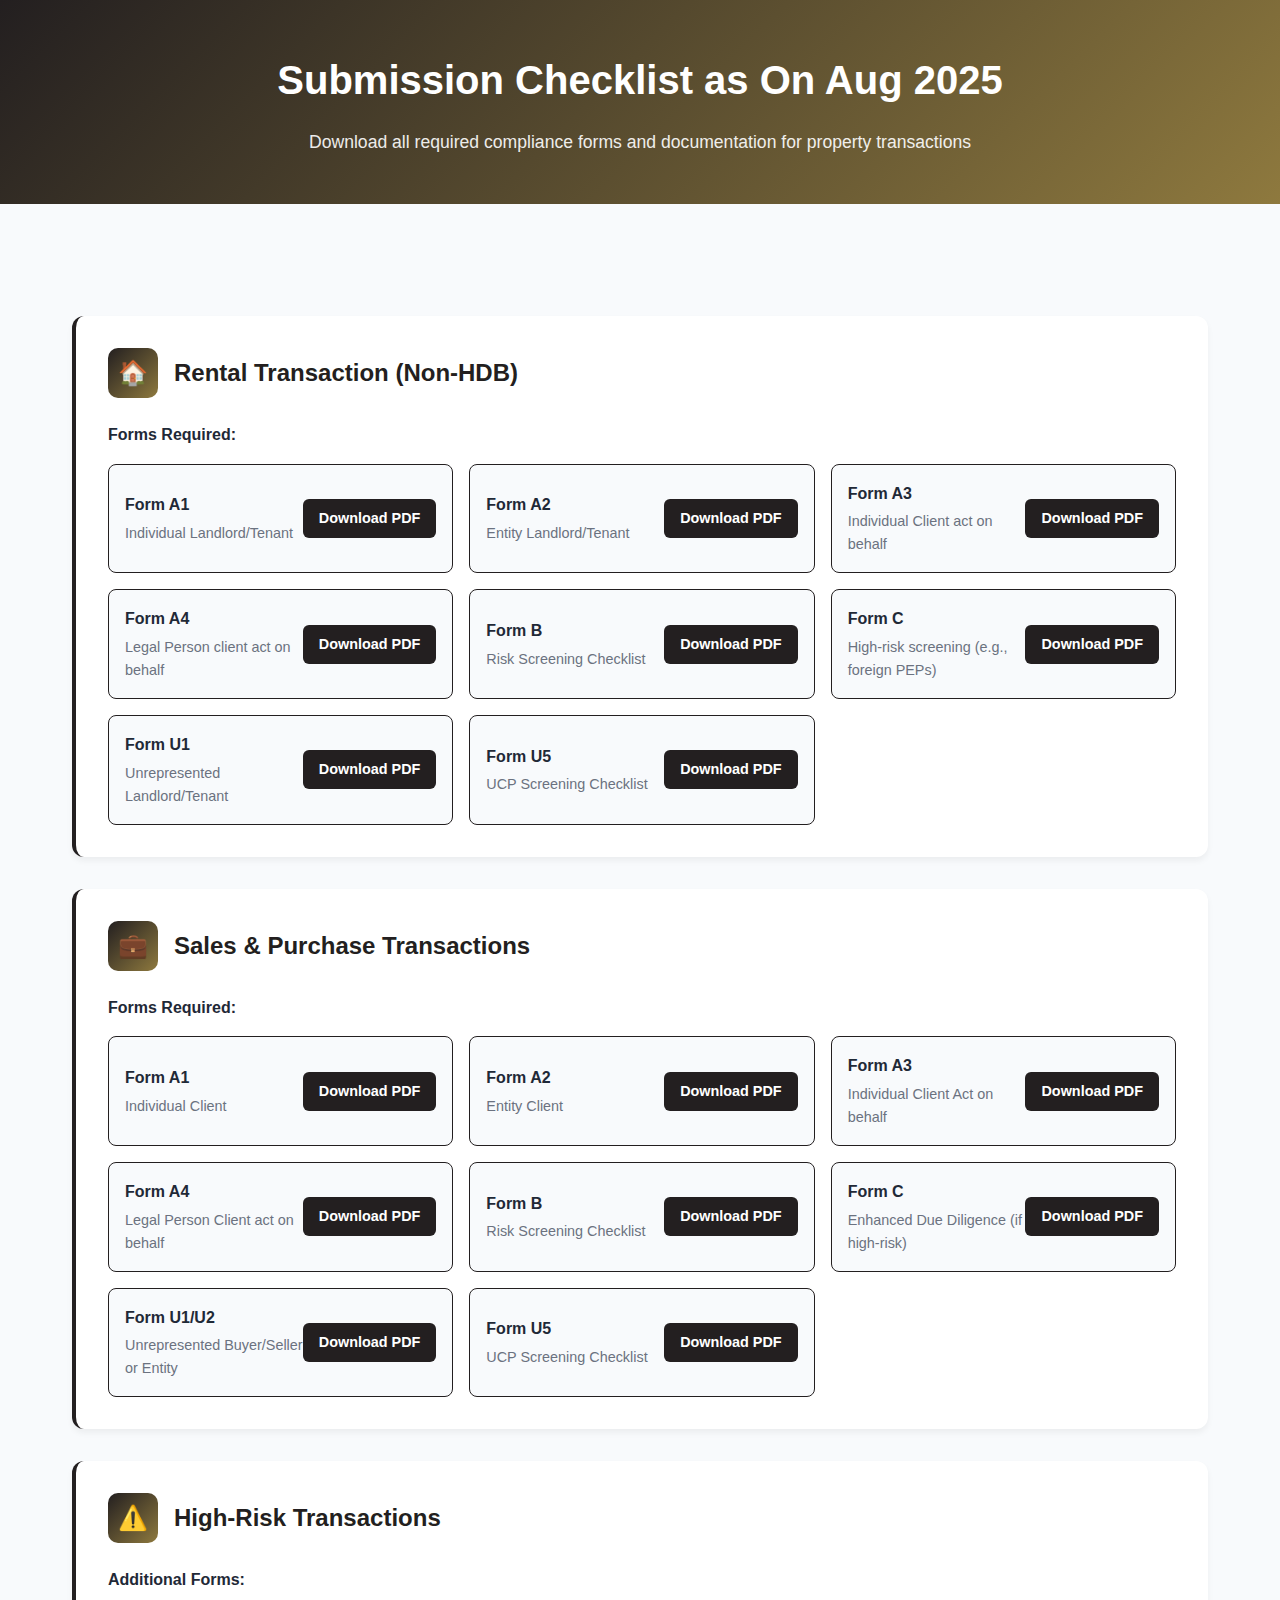
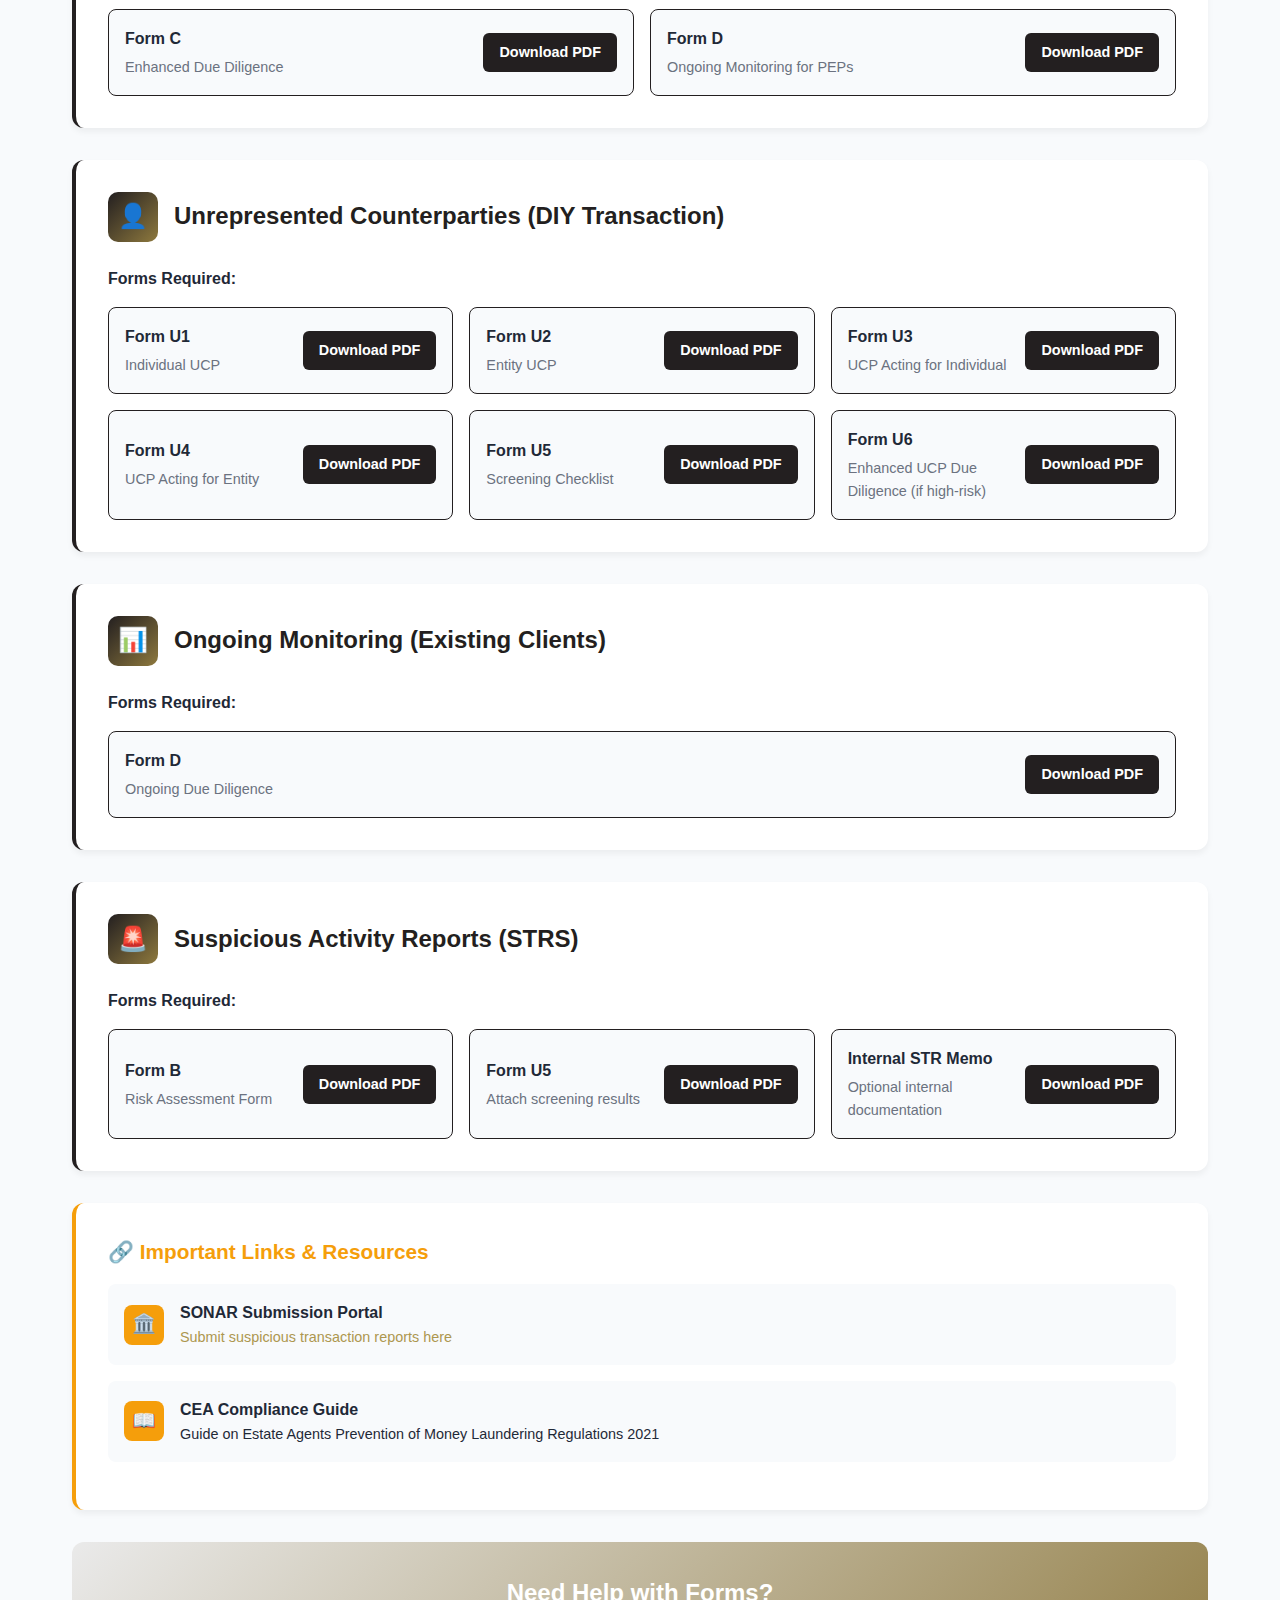
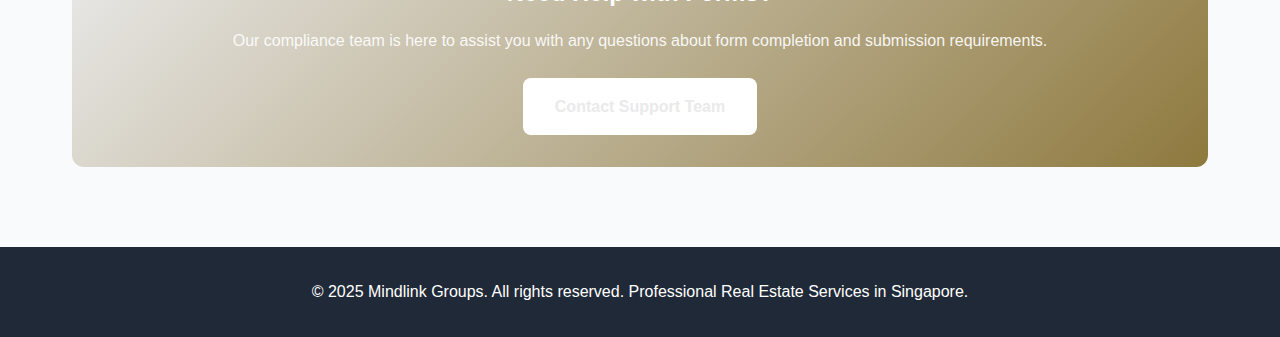
<file: formsAug2025.html>
<!DOCTYPE html>
<html lang="en">
<head>
    <meta charset="UTF-8">
    <meta name="viewport" content="width=device-width, initial-scale=1.0">
    <title>Forms | Mindlink Groups</title>
    <meta name="description" content="Download real estate compliance forms and documents required for property transactions">
    <meta name="theme-color" content="#1e40af">
    
    <!-- PWA Meta Tags -->
    <link rel="manifest" href="[data-uri]">
    
    <style>
        * {
            margin: 0;
            padding: 0;
            box-sizing: border-box;
        }

        :root {
            --primary-blue: #231F20;
            --secondary-blue: #8E793E;
            --accent-gold: #f59e0b;
            --text-dark: #1f2937;
            --text-light: #6b7280;
            --background-light: #f8fafc;
            --white: #ffffff;
            --border-light: #231F20;
            --success-green: #EAEAEA;
            --warning-orange: #dc3545;
        }

        body {
            font-family: 'Arial', sans-serif;
            line-height: 1.6;
            color: var(--text-dark);
            background-color: var(--background-light);
        }

        /* Header Styles */
        .header {
            background: var(--white);
            box-shadow: 0 2px 10px rgba(0, 0, 0, 0.1);
            position: fixed;
            top: 0;
            left: 0;
            right: 0;
            z-index: 1000;
        }

        .nav-container {
            max-width: 1200px;
            margin: 0 auto;
            display: flex;
            justify-content: space-between;
            align-items: center;
            padding: 1rem 2rem;
        }

        .logo {
            display: flex;
            align-items: center;
            gap: 0.75rem;
            color: var(--primary-blue);
            font-size: 1.5rem;
            font-weight: bold;
            text-decoration: none;
        }

        .logo-icon {
            width: 40px;
            height: 40px;
            background: linear-gradient(135deg, var(--primary-blue), var(--secondary-blue));
            border-radius: 8px;
            display: flex;
            align-items: center;
            justify-content: center;
            color: white;
            font-weight: bold;
        }

        .nav-menu {
            display: flex;
            list-style: none;
            gap: 2rem;
        }

        .nav-menu a {
            text-decoration: none;
            color: var(--text-dark);
            font-weight: 500;
            transition: color 0.3s ease;
        }

        .nav-menu a:hover {
            color: var(--primary-blue);
        }

        /* Main Content */
        .main-content {
            margin-top: 80px;
            min-height: calc(100vh - 160px);
            padding: 2rem 0;
        }

        .container {
            max-width: 1200px;
            margin: 0 auto;
            padding: 0 2rem;
        }

        /* Page Header */
        .page-header {
            background: linear-gradient(135deg, var(--primary-blue), var(--secondary-blue));
            color: white;
            text-align: center;
            padding: 3rem 0;
            margin-bottom: 3rem;
        }

        .page-header h1 {
            font-size: 2.5rem;
            margin-bottom: 1rem;
        }

        .page-header p {
            font-size: 1.1rem;
            opacity: 0.9;
        }

        /* Forms Categories */
        .forms-category {
            background: var(--white);
            border-radius: 12px;
            padding: 2rem;
            margin-bottom: 2rem;
            box-shadow: 0 4px 6px rgba(0, 0, 0, 0.05);
            border-left: 4px solid var(--primary-blue);
        }

        .category-header {
            display: flex;
            align-items: center;
            gap: 1rem;
            margin-bottom: 1.5rem;
        }

        .category-icon {
            width: 50px;
            height: 50px;
            background: linear-gradient(135deg, var(--primary-blue), var(--secondary-blue));
            border-radius: 10px;
            display: flex;
            align-items: center;
            justify-content: center;
            color: white;
            font-size: 1.5rem;
        }

        .category-title {
            color: var(--primary-blue);
            font-size: 1.5rem;
            font-weight: 700;
        }

        .forms-required {
            margin-bottom: 1rem;
            font-weight: 600;
            color: var(--text-dark);
        }

        .forms-list {
            display: grid;
            grid-template-columns: repeat(auto-fit, minmax(300px, 1fr));
            gap: 1rem;
        }

        .form-item {
            background: var(--background-light);
            border: 1px solid var(--border-light);
            border-radius: 8px;
            padding: 1rem;
            display: flex;
            justify-content: space-between;
            align-items: center;
            transition: all 0.3s ease;
        }

        .form-item:hover {
            border-color: var(--primary-blue);
            transform: translateY(-2px);
            box-shadow: 0 4px 12px rgba(30, 64, 175, 0.1);
        }

        .form-info {
            flex: 1;
        }

        .form-name {
            font-weight: 600;
            color: var(--text-dark);
            margin-bottom: 0.25rem;
        }

        .form-description {
            font-size: 0.9rem;
            color: var(--text-light);
        }

        .download-btn {
            background: var(--primary-blue);
            color: white;
            border: none;
            padding: 0.5rem 1rem;
            border-radius: 6px;
            cursor: pointer;
            font-size: 0.9rem;
            font-weight: 600;
            transition: background 0.3s ease;
            text-decoration: none;
            display: inline-block;
        }

        .download-btn:hover {
            background: var(--secondary-blue);
        }

        .download-btn.pdf {
            background: var(--warning-orange);
        }

        .download-btn.pdf:hover {
            background: #AD974F;
        }

        /* Important Links Section */
        .important-links {
            background: var(--white);
            border-radius: 12px;
            padding: 2rem;
            margin-top: 2rem;
            box-shadow: 0 4px 6px rgba(0, 0, 0, 0.05);
            border-left: 4px solid var(--accent-gold);
        }

        .important-links h3 {
            color: var(--accent-gold);
            margin-bottom: 1rem;
            font-size: 1.3rem;
        }

        .link-item {
            display: flex;
            align-items: center;
            gap: 1rem;
            padding: 1rem;
            background: var(--background-light);
            border-radius: 8px;
            margin-bottom: 1rem;
            text-decoration: none;
            color: var(--text-dark);
            transition: all 0.3s ease;
        }

        .link-item:hover {
            background: var(--primary-blue);
            color: white;
            transform: translateX(5px);
        }

        .link-icon {
            width: 40px;
            height: 40px;
            background: var(--accent-gold);
            border-radius: 8px;
            display: flex;
            align-items: center;
            justify-content: center;
            color: white;
            font-size: 1.2rem;
        }

        /* Help Section */
        .help-section {
            background: linear-gradient(135deg, var(--success-green), #8E793E);
            color: white;
            border-radius: 12px;
            padding: 2rem;
            margin-top: 2rem;
            text-align: center;
        }

        .help-section h3 {
            margin-bottom: 1rem;
            font-size: 1.5rem;
        }

        .help-section p {
            margin-bottom: 1.5rem;
            opacity: 0.9;
        }

        .contact-btn {
            background: white;
            color: var(--success-green);
            padding: 1rem 2rem;
            border: none;
            border-radius: 8px;
            font-weight: 600;
            cursor: pointer;
            text-decoration: none;
            display: inline-block;
            transition: transform 0.3s ease;
        }

        .contact-btn:hover {
            transform: translateY(-2px);
        }

        /* Footer */
        .footer {
            background: var(--text-dark);
            color: white;
            text-align: center;
            padding: 2rem 0;
            margin-top: 3rem;
        }

        /* Mobile Styles */
        @media (max-width: 768px) {
            .nav-container {
                padding: 1rem;
            }

            .container {
                padding: 0 1rem;
            }

            .page-header h1 {
                font-size: 2rem;
            }

            .forms-list {
                grid-template-columns: 1fr;
            }

            .form-item {
                flex-direction: column;
                align-items: flex-start;
                gap: 1rem;
            }

            .category-header {
                flex-direction: column;
                align-items: flex-start;
                text-align: left;
            }
        }

        /* Download Animation */
        @keyframes downloadPulse {
            0% { transform: scale(1); }
            50% { transform: scale(1.05); }
            100% { transform: scale(1); }
        }

        .download-btn:active {
            animation: downloadPulse 0.3s ease;
        }
    </style>
</head>
<body>
    

    <!-- Page Header -->
    <div class="page-header">
        <div class="container">
            <h1>Submission Checklist as On Aug 2025</h1>
            <p>Download all required compliance forms and documentation for property transactions</p>
        </div>
    </div>

    <!-- Main Content -->
    <main class="main-content">
        <div class="container">
            
            <!-- Rental Transaction Forms -->
            <div class="forms-category">
                <div class="category-header">
                    <div class="category-icon">🏠</div>
                    <h2 class="category-title">Rental Transaction (Non-HDB)</h2>
                </div>
                <div class="forms-required">Forms Required:</div>
                <div class="forms-list">
                    <div class="form-item">
                        <div class="form-info">
                            <div class="form-name">Form A1</div>
                            <div class="form-description">Individual Landlord/Tenant</div>
                        </div>
                        <a href="https://teammindlink2025.github.io/assets/formA1.pdf" class="download-btn" onclick="downloadForm('Form_A1_Individual.pdf')">Download PDF</a>
                    </div>
                    <div class="form-item">
                        <div class="form-info">
                            <div class="form-name">Form A2</div>
                            <div class="form-description">Entity Landlord/Tenant</div>
                        </div>
                        <a href="https://teammindlink2025.github.io/assets/formA1.pdf" class="download-btn" onclick="downloadForm('Form_A2_Entity.pdf')">Download PDF</a>
                    </div>
                    <div class="form-item">
                        <div class="form-info">
                            <div class="form-name">Form A3</div>
                            <div class="form-description">Individual Client act on behalf</div>
                        </div>
                        <a href="https://teammindlink2025.github.io/assets/formA1.pdf" class="download-btn" onclick="downloadForm('Form_A3_Individual_Behalf.pdf')">Download PDF</a>
                    </div>
                    <div class="form-item">
                        <div class="form-info">
                            <div class="form-name">Form A4</div>
                            <div class="form-description">Legal Person client act on behalf</div>
                        </div>
                        <a href="https://teammindlink2025.github.io/assets/formA1.pdf" class="download-btn" onclick="downloadForm('Form_A4_Legal_Person.pdf')">Download PDF</a>
                    </div>
                    <div class="form-item">
                        <div class="form-info">
                            <div class="form-name">Form B</div>
                            <div class="form-description">Risk Screening Checklist</div>
                        </div>
                        <a href="https://teammindlink2025.github.io/assets/formA1.pdf" class="download-btn" onclick="downloadForm('Form_B_Risk_Screening.pdf')">Download PDF</a>
                    </div>
                    <div class="form-item">
                        <div class="form-info">
                            <div class="form-name">Form C</div>
                            <div class="form-description">High-risk screening (e.g., foreign PEPs)</div>
                        </div>
                        <a href="https://teammindlink2025.github.io/assets/formA1.pdf" class="download-btn" onclick="downloadForm('Form_C_High_Risk.pdf')">Download PDF</a>
                    </div>
                    <div class="form-item">
                        <div class="form-info">
                            <div class="form-name">Form U1</div>
                            <div class="form-description">Unrepresented Landlord/Tenant</div>
                        </div>
                        <a href="https://teammindlink2025.github.io/assets/formA1.pdf" class="download-btn" onclick="downloadForm('Form_U1_Unrepresented.pdf')">Download PDF</a>
                    </div>
                    <div class="form-item">
                        <div class="form-info">
                            <div class="form-name">Form U5</div>
                            <div class="form-description">UCP Screening Checklist</div>
                        </div>
                        <a href="https://teammindlink2025.github.io/assets/formA1.pdf" class="download-btn" onclick="downloadForm('Form_U5_UCP_Screening.pdf')">Download PDF</a>
                    </div>
                </div>
            </div>

            <!-- Sales & Purchase Transaction Forms -->
            <div class="forms-category">
                <div class="category-header">
                    <div class="category-icon">💼</div>
                    <h2 class="category-title">Sales & Purchase Transactions</h2>
                </div>
                <div class="forms-required">Forms Required:</div>
                <div class="forms-list">
                    <div class="form-item">
                        <div class="form-info">
                            <div class="form-name">Form A1</div>
                            <div class="form-description">Individual Client</div>
                        </div>
                        <a href="https://teammindlink2025.github.io/assets/formA1.pdf" class="download-btn" onclick="downloadForm('Form_A1_Individual_SP.pdf')">Download PDF</a>
                    </div>
                    <div class="form-item">
                        <div class="form-info">
                            <div class="form-name">Form A2</div>
                            <div class="form-description">Entity Client</div>
                        </div>
                        <a href="https://teammindlink2025.github.io/assets/formA1.pdf" class="download-btn" onclick="downloadForm('Form_A2_Entity_SP.pdf')">Download PDF</a>
                    </div>
                    <div class="form-item">
                        <div class="form-info">
                            <div class="form-name">Form A3</div>
                            <div class="form-description">Individual Client Act on behalf</div>
                        </div>
                        <a href="https://teammindlink2025.github.io/assets/formA1.pdf" class="download-btn" onclick="downloadForm('Form_A3_Individual_SP.pdf')">Download PDF</a>
                    </div>
                    <div class="form-item">
                        <div class="form-info">
                            <div class="form-name">Form A4</div>
                            <div class="form-description">Legal Person Client act on behalf</div>
                        </div>
                        <a href="https://teammindlink2025.github.io/assets/formA1.pdf" class="download-btn" onclick="downloadForm('Form_A4_Legal_SP.pdf')">Download PDF</a>
                    </div>
                    <div class="form-item">
                        <div class="form-info">
                            <div class="form-name">Form B</div>
                            <div class="form-description">Risk Screening Checklist</div>
                        </div>
                        <a href="https://teammindlink2025.github.io/assets/formA1.pdf" class="download-btn" onclick="downloadForm('Form_B_Risk_SP.pdf')">Download PDF</a>
                    </div>
                    <div class="form-item">
                        <div class="form-info">
                            <div class="form-name">Form C</div>
                            <div class="form-description">Enhanced Due Diligence (if high-risk)</div>
                        </div>
                        <a href="https://teammindlink2025.github.io/assets/formA1.pdf" class="download-btn" onclick="downloadForm('Form_C_Enhanced_DD.pdf')">Download PDF</a>
                    </div>
                    <div class="form-item">
                        <div class="form-info">
                            <div class="form-name">Form U1/U2</div>
                            <div class="form-description">Unrepresented Buyer/Seller or Entity</div>
                        </div>
                        <a href="https://teammindlink2025.github.io/assets/formA1.pdf" class="download-btn" onclick="downloadForm('Form_U1_U2_Unrepresented.pdf')">Download PDF</a>
                    </div>
                    <div class="form-item">
                        <div class="form-info">
                            <div class="form-name">Form U5</div>
                            <div class="form-description">UCP Screening Checklist</div>
                        </div>
                        <a href="https://teammindlink2025.github.io/assets/formA1.pdf" class="download-btn" onclick="downloadForm('Form_U5_UCP_SP.pdf')">Download PDF</a>
                    </div>
                </div>
            </div>

            <!-- High-Risk Transactions -->
            <div class="forms-category">
                <div class="category-header">
                    <div class="category-icon">⚠️</div>
                    <h2 class="category-title">High-Risk Transactions</h2>
                </div>
                <div class="forms-required">Additional Forms:</div>
                <div class="forms-list">
                    <div class="form-item">
                        <div class="form-info">
                            <div class="form-name">Form C</div>
                            <div class="form-description">Enhanced Due Diligence</div>
                        </div>
                        <a href="https://teammindlink2025.github.io/assets/formA1.pdf" class="download-btn" onclick="downloadForm('Form_C_Enhanced.pdf')">Download PDF</a>
                    </div>
                    <div class="form-item">
                        <div class="form-info">
                            <div class="form-name">Form D</div>
                            <div class="form-description">Ongoing Monitoring for PEPs</div>
                        </div>
                        <a href="https://teammindlink2025.github.io/assets/formA1.pdf" class="download-btn" onclick="downloadForm('Form_D_Monitoring.pdf')">Download PDF</a>
                    </div>
                </div>
            </div>

            <!-- Unrepresented Counterparties -->
            <div class="forms-category">
                <div class="category-header">
                    <div class="category-icon">👤</div>
                    <h2 class="category-title">Unrepresented Counterparties (DIY Transaction)</h2>
                </div>
                <div class="forms-required">Forms Required:</div>
                <div class="forms-list">
                    <div class="form-item">
                        <div class="form-info">
                            <div class="form-name">Form U1</div>
                            <div class="form-description">Individual UCP</div>
                        </div>
                        <a href="https://teammindlink2025.github.io/assets/formA1.pdf" class="download-btn" onclick="downloadForm('Form_U1_Individual_UCP.pdf')">Download PDF</a>
                    </div>
                    <div class="form-item">
                        <div class="form-info">
                            <div class="form-name">Form U2</div>
                            <div class="form-description">Entity UCP</div>
                        </div>
                        <a href="https://teammindlink2025.github.io/assets/formA1.pdf" class="download-btn" onclick="downloadForm('Form_U2_Entity_UCP.pdf')">Download PDF</a>
                    </div>
                    <div class="form-item">
                        <div class="form-info">
                            <div class="form-name">Form U3</div>
                            <div class="form-description">UCP Acting for Individual</div>
                        </div>
                        <a href="https://teammindlink2025.github.io/assets/formA1.pdf" class="download-btn" onclick="downloadForm('Form_U3_UCP_Individual.pdf')">Download PDF</a>
                    </div>
                    <div class="form-item">
                        <div class="form-info">
                            <div class="form-name">Form U4</div>
                            <div class="form-description">UCP Acting for Entity</div>
                        </div>
                        <a href="https://teammindlink2025.github.io/assets/formA1.pdf" class="download-btn" onclick="downloadForm('Form_U4_UCP_Entity.pdf')">Download PDF</a>
                    </div>
                    <div class="form-item">
                        <div class="form-info">
                            <div class="form-name">Form U5</div>
                            <div class="form-description">Screening Checklist</div>
                        </div>
                        <a href="https://teammindlink2025.github.io/assets/formA1.pdf" class="download-btn" onclick="downloadForm('Form_U5_Screening.pdf')">Download PDF</a>
                    </div>
                    <div class="form-item">
                        <div class="form-info">
                            <div class="form-name">Form U6</div>
                            <div class="form-description">Enhanced UCP Due Diligence (if high-risk)</div>
                        </div>
                        <a href="https://teammindlink2025.github.io/assets/formA1.pdf" class="download-btn" onclick="downloadForm('Form_U6_Enhanced.pdf')">Download PDF</a>
                    </div>
                </div>
            </div>

            <!-- Ongoing Monitoring -->
            <div class="forms-category">
                <div class="category-header">
                    <div class="category-icon">📊</div>
                    <h2 class="category-title">Ongoing Monitoring (Existing Clients)</h2>
                </div>
                <div class="forms-required">Forms Required:</div>
                <div class="forms-list">
                    <div class="form-item">
                        <div class="form-info">
                            <div class="form-name">Form D</div>
                            <div class="form-description">Ongoing Due Diligence</div>
                        </div>
                        <a href="https://teammindlink2025.github.io/assets/formA1.pdf" class="download-btn" onclick="downloadForm('Form_D_Ongoing.pdf')">Download PDF</a>
                    </div>
                </div>
            </div>

            <!-- Suspicious Activity Reports -->
            <div class="forms-category">
                <div class="category-header">
                    <div class="category-icon">🚨</div>
                    <h2 class="category-title">Suspicious Activity Reports (STRS)</h2>
                </div>
                <div class="forms-required">Forms Required:</div>
                <div class="forms-list">
                    <div class="form-item">
                        <div class="form-info">
                            <div class="form-name">Form B</div>
                            <div class="form-description">Risk Assessment Form</div>
                        </div>
                        <a href="https://teammindlink2025.github.io/assets/formA1.pdf" class="download-btn" onclick="downloadForm('Form_B_STRS.pdf')">Download PDF</a>
                    </div>
                    <div class="form-item">
                        <div class="form-info">
                            <div class="form-name">Form U5</div>
                            <div class="form-description">Attach screening results</div>
                        </div>
                        <a href="https://teammindlink2025.github.io/assets/formA1.pdf" class="download-btn" onclick="downloadForm('Form_U5_STRS.pdf')">Download PDF</a>
                    </div>
                    <div class="form-item">
                        <div class="form-info">
                            <div class="form-name">Internal STR Memo</div>
                            <div class="form-description">Optional internal documentation</div>
                        </div>
                        <a href="https://teammindlink2025.github.io/assets/formA1.pdf" class="download-btn" onclick="downloadForm('Internal_STR_Memo.pdf')">Download PDF</a>
                    </div>
                </div>
            </div>

            <!-- Important Links -->
            <div class="important-links">
                <h3>🔗 Important Links & Resources</h3>
                
                <a href="https://eservices1.police.gov.sg/phub/eservices/landingpage/stro-singpass" class="link-item" target="_blank">
                    <div class="link-icon">🏛️</div>
                    <div>
                        <div style="font-weight: 600;">SONAR Submission Portal</div>
                        <div style="font-size: 0.9rem; color:#AD974F;">Submit suspicious transaction reports here</div>
                    </div>
                </a>

                <a href="https://www.cea.gov.sg/docs/default-source/default-document-library/guide-on-estate-agents-(pmlpftf)-regulations-2021_30june2025.pdf" class="link-item" target="_blank">
                    <div class="link-icon">📖</div>
                    <div>
                        <div style="font-weight: 600;">CEA Compliance Guide</div>
                        <div style="font-size: 0.9rem; color: var(--light grey);">Guide on Estate Agents Prevention of Money Laundering Regulations 2021</div>
                    </div>
                </a>
            </div>

            <!-- Help Section -->
            <div class="help-section">
                <h3>Need Help with Forms?</h3>
                <p>Our compliance team is here to assist you with any questions about form completion and submission requirements.</p>
                <a href="#" class="contact-btn" onclick="showContactModal()">Contact Support Team</a>
            </div>

        </div>
    </main>

    <!-- Footer -->
    <footer class="footer">
        <div class="container">
            <p>&copy; 2025 Mindlink Groups. All rights reserved. Professional Real Estate Services in Singapore.</p>
        </div>
    </footer>

    <script>
        function downloadForm(filename) {
            // In a real implementation, this would trigger actual file download
            // For demo purposes, we'll show a notification
            showNotification(`Downloading ${filename}...`, 'success');
            
            // Simulate download delay
            setTimeout(() => {
                showNotification(`${filename} downloaded successfully!`, 'success');
            }, 1500);
        }

        function showNotification(message, type = 'info') {
            // Create notification element
            const notification = document.createElement('div');
            notification.style.cssText = `
                position: fixed;
                top: 100px;
                right: 20px;
                background: ${type === 'success' ? 'var(--success-green)' : 'var(--primary-blue)'};
                color: white;
                padding: 1rem 1.5rem;
                border-radius: 8px;
                box-shadow: 0 4px 12px rgba(0, 0, 0, 0.15);
                z-index: 10000;
                animation: slideIn 0.3s ease;
                max-width: 300px;
                font-weight: 600;
</file>
